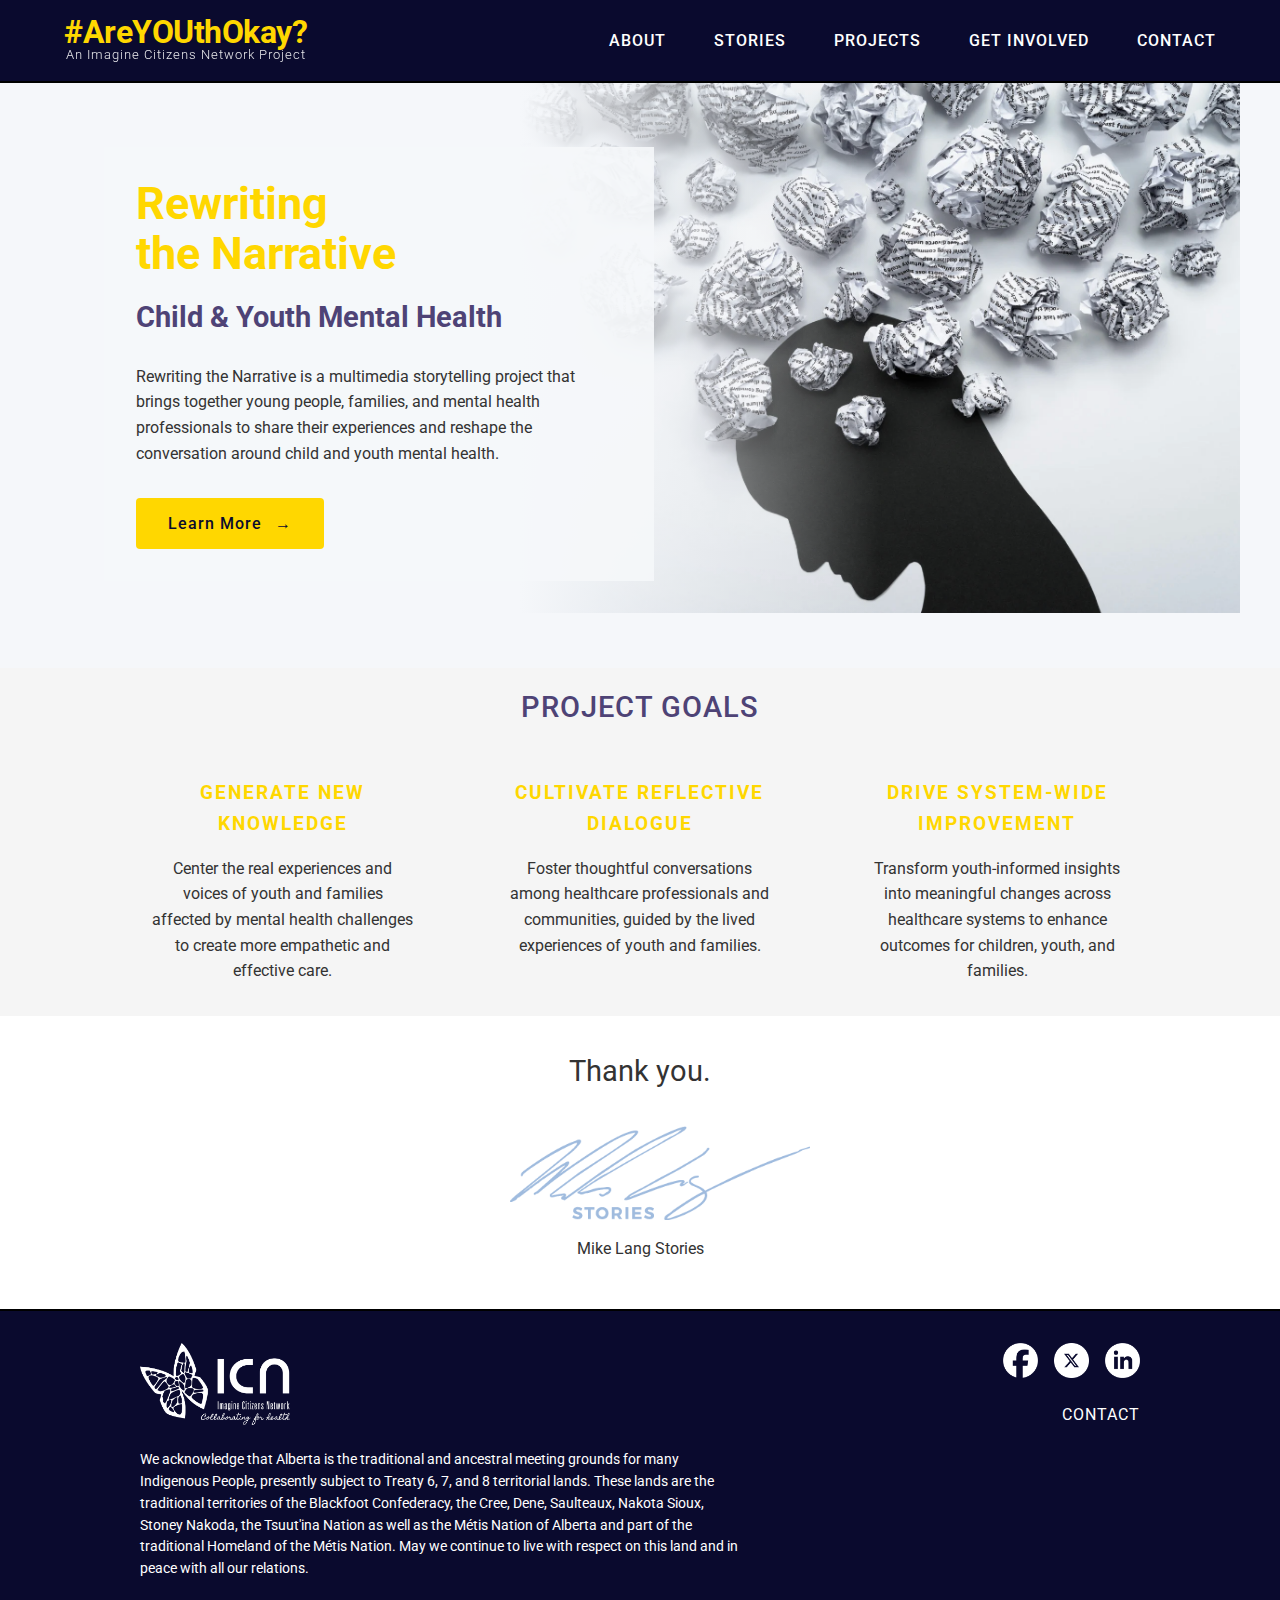
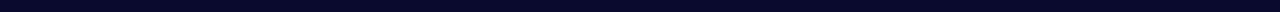
<file: index.html>
<!DOCTYPE html>
<html lang="en">
<head>
    <meta charset="UTF-8">
    <meta name="viewport" content="width=device-width, initial-scale=1.0">
    <title>#AreYOUthOkay? - Child & Youth Mental Health</title>
    <link rel="stylesheet" href="styles.css">
</head>
<body>
    <header>
        <nav class="navbar">
            <div class="logo">
                <a href="index.html" class="logo-link">
                    <h1 class="hashtag-logo">#AreYOUthOkay?</h1>
                    <p class="logo-subtitle">An Imagine Citizens Network Project</p>
                </a>
            </div>
            <ul class="nav-links">
                <li><a href="about.html">ABOUT</a></li>
                <li><a href="stories.html">STORIES</a></li>
                <li><a href="projects.html">PROJECTS</a></li>
                <li><a href="get-involved.html">GET INVOLVED</a></li>
                <li><a href="contact.html">CONTACT</a></li>
            </ul>
        </nav>
    </header>

    <main>
        <section class="hero">
            <div class="hero-content">
                <div class="hero-text">
                    <h1>Rewriting<br>the Narrative</h1>
                    <h2>Child & Youth Mental Health</h2>
                    <p>Rewriting the Narrative is a multimedia storytelling project that brings together young people, families, and mental health professionals to share their experiences and reshape the conversation around child and youth mental health.</p>
                    <a href="about.html" class="learn-more-btn">Learn More <span class="arrow">→</span></a>
                </div>
                <div class="hero-image-container">
                    <div class="hero-image">
                        <img src="images/mental-health-thoughts.jpg" alt="Silhouette with colorful paper thoughts">
                    </div>
                    <div class="hero-overlay"></div>
                </div>
            </div>
        </section>

        <section class="project-goals">
            <h2 class="section-title">Project Goals</h2>
            <div class="goals-container">
                <div class="goal-card">
                    <h3>GENERATE NEW KNOWLEDGE</h3>
                    <p>Center the real experiences and voices of youth and families affected by mental health challenges to create more empathetic and effective care.</p>
                </div>

                <div class="goal-card">
                    <h3>CULTIVATE REFLECTIVE DIALOGUE</h3>
                    <p>Foster thoughtful conversations among healthcare professionals and communities, guided by the lived experiences of youth and families.</p>
                </div>

                <div class="goal-card">
                    <h3>DRIVE SYSTEM-WIDE IMPROVEMENT</h3>
                    <p>Transform youth-informed insights into meaningful changes across healthcare systems to enhance outcomes for children, youth, and families.</p>
                </div>
            </div>
        </section>

        <section class="thank-you">
            <h2 class="thank-you-title">Thank you.</h2>
            <div class="stories-logo">
                <img src="images/stories-logo-blue.jpg" alt="STORIES" class="stories-image">
                <p class="stories-credit">Mike Lang Stories</p>
            </div>
        </section>
    </main>

    <footer class="site-footer">
        <div class="footer-content">
            <div class="footer-left">
                <div class="icn-logo">
                    <img src="images/icn-logo.png" alt="Imagine Citizens Network Logo">
                </div>
                <div class="land-acknowledgment">
                    <p>We acknowledge that Alberta is the traditional and ancestral meeting grounds for many Indigenous People, presently subject to Treaty 6, 7, and 8 territorial lands. These lands are the traditional territories of the Blackfoot Confederacy, the Cree, Dene, Saulteaux, Nakota Sioux, Stoney Nakoda, the Tsuut'ina Nation as well as the Métis Nation of Alberta and part of the traditional Homeland of the Métis Nation. May we continue to live with respect on this land and in peace with all our relations.</p>
                </div>
            </div>
            <div class="footer-right">
                <div class="social-links">
                    <a href="https://www.facebook.com/imaginecitizens/" class="social-link" target="_blank" rel="noopener noreferrer">
                        <img src="images/facebook-icon.png" alt="Facebook">
                    </a>
                    <a href="https://x.com/imaginecitizens" class="social-link" target="_blank" rel="noopener noreferrer">
                        <img src="images/twitter-icon.png" alt="Twitter">
                    </a>
                    <a href="https://www.linkedin.com/company/imagine-citizens-network/about/" class="social-link" target="_blank" rel="noopener noreferrer">
                        <img src="images/linkedin-icon.png" alt="LinkedIn">
                    </a>
                </div>
                <nav class="footer-nav">
                    <a href="#">CONTACT</a>
                </nav>
            </div>
        </div>
    </footer>
</body>
</html>
</file>
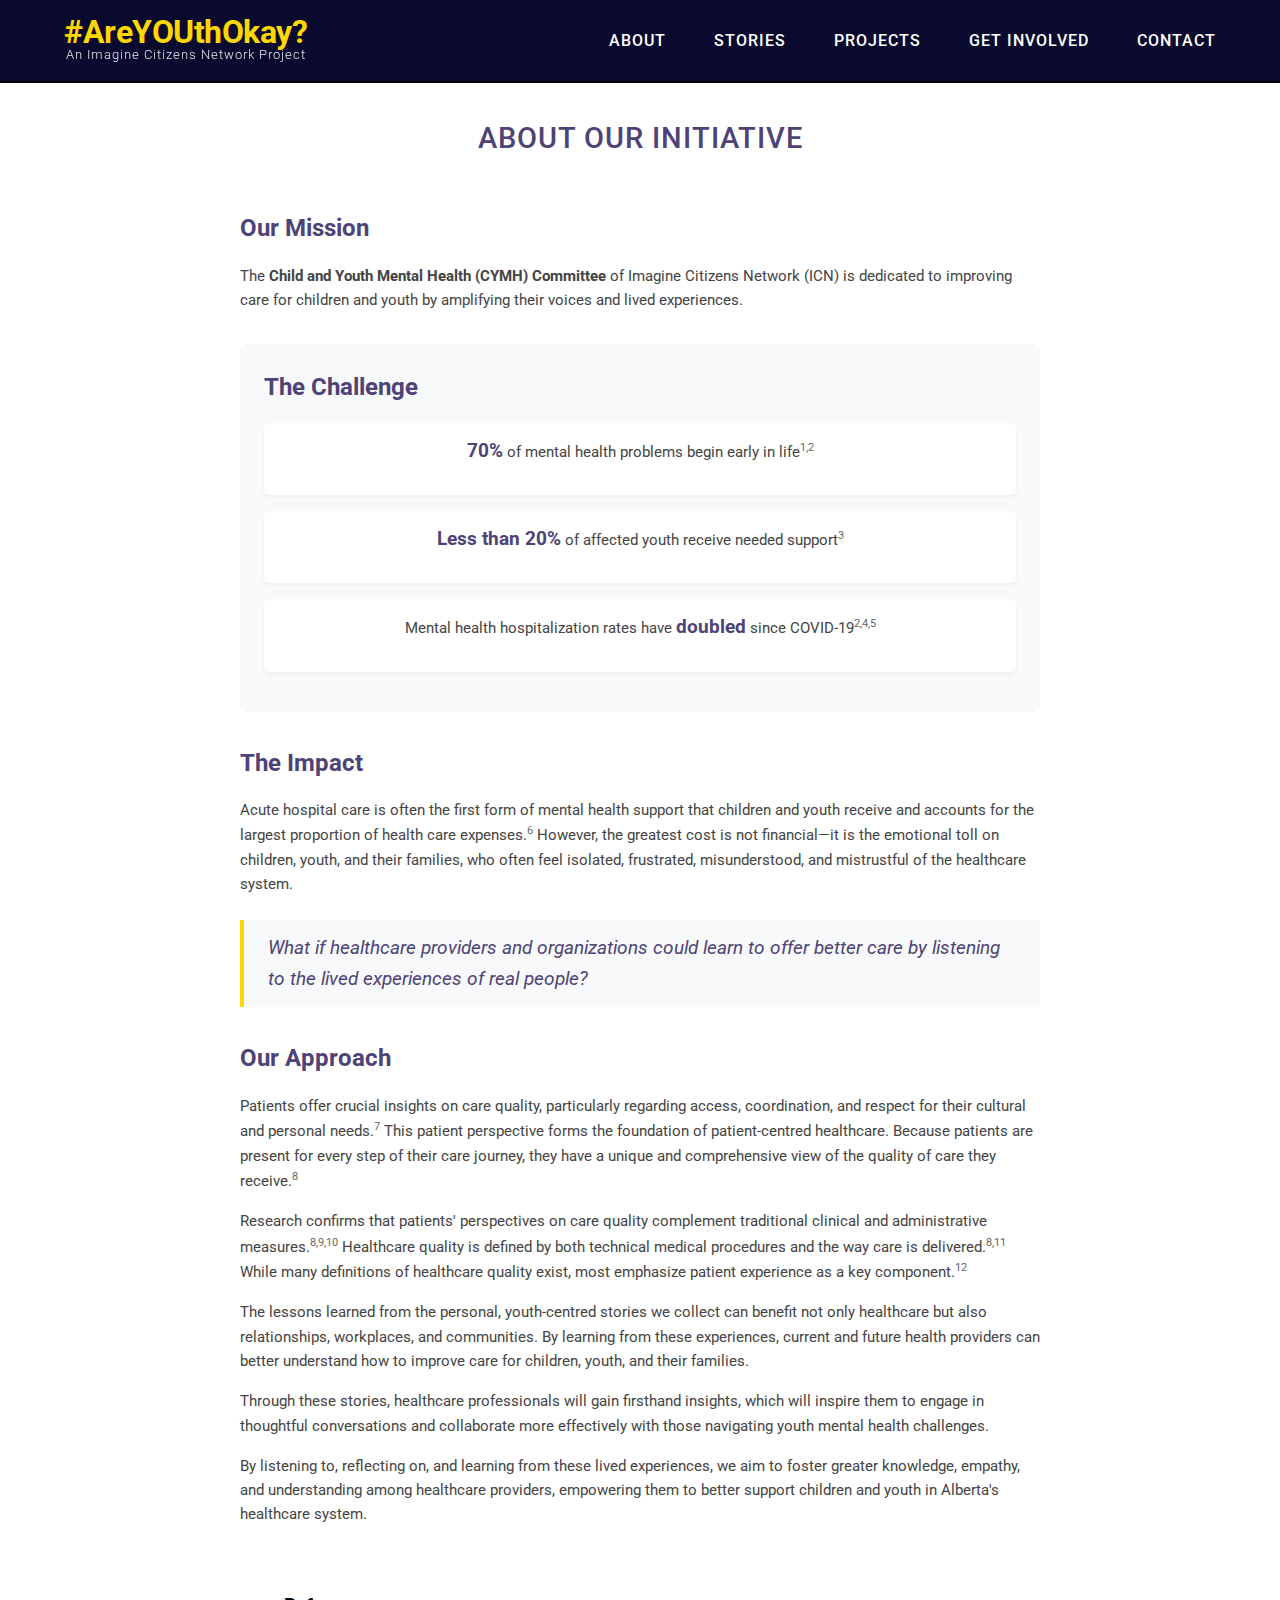
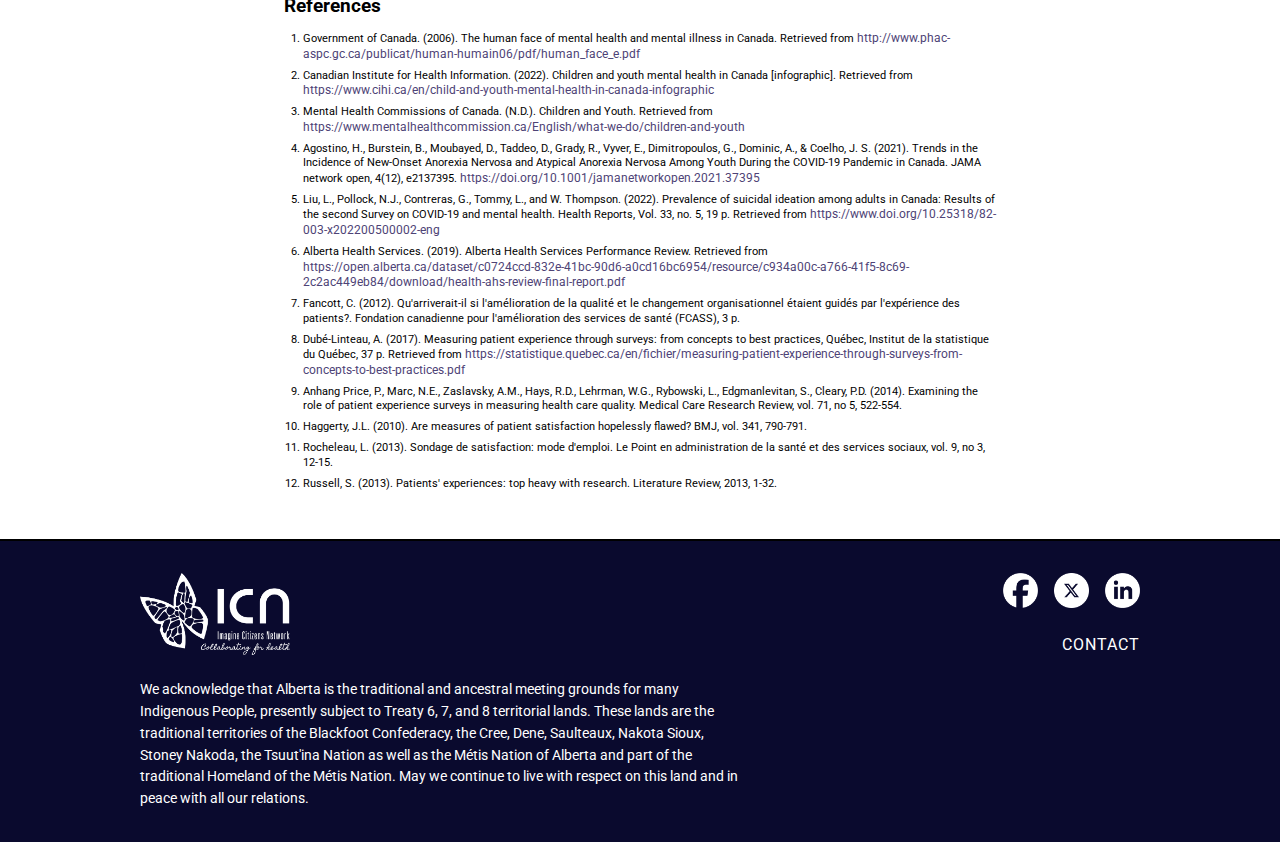
<file: about.html>
<!DOCTYPE html>
<html lang="en">
<head>
    <meta charset="UTF-8">
    <meta name="viewport" content="width=device-width, initial-scale=1.0">
    <title>About - #AreYOUthOkay?</title>
    <link rel="stylesheet" href="styles.css">
</head>
<body>
    <header>
        <nav class="navbar">
            <div class="logo">
                <a href="index.html" class="logo-link">
                    <h1 class="hashtag-logo">#AreYOUthOkay?</h1>
                    <p class="logo-subtitle">An Imagine Citizens Network Project</p>
                </a>
            </div>
            <ul class="nav-links">
                <li><a href="about.html" class="active">ABOUT</a></li>
                <li><a href="stories.html">STORIES</a></li>
                <li><a href="projects.html">PROJECTS</a></li>
                <li><a href="get-involved.html">GET INVOLVED</a></li>
                <li><a href="contact.html">CONTACT</a></li>
            </ul>
        </nav>
    </header>

    <main class="about-page">
        <h1 class="section-title">About Our Initiative</h1>

        <div class="about-content">
            <section class="mission-section">
                <h2>Our Mission</h2>
                <p>The <strong>Child and Youth Mental Health (CYMH) Committee</strong> of Imagine Citizens Network (ICN) is dedicated to improving care for children and youth by amplifying their voices and lived experiences.</p>
            </section>

            <section class="challenge-section">
                <h2>The Challenge</h2>
                <div class="key-stat">
                    <p><strong>70%</strong> of mental health problems begin early in life<sup>1,2</sup></p>
                </div>
                <div class="key-stat">
                    <p><strong>Less than 20%</strong> of affected youth receive needed support<sup>3</sup></p>
                </div>
                <div class="key-stat">
                    <p>Mental health hospitalization rates have <strong>doubled</strong> since COVID-19<sup>2,4,5</sup></p>
                </div>
            </section>

            <section class="impact-section">
                <h2>The Impact</h2>
                <p>Acute hospital care is often the first form of mental health support that children and youth receive and accounts for the largest proportion of health care expenses.<sup>6</sup> However, the greatest cost is not financial—it is the emotional toll on children, youth, and their families, who often feel isolated, frustrated, misunderstood, and mistrustful of the healthcare system.</p>
                
                <blockquote class="vision-quote">
                    What if healthcare providers and organizations could learn to offer better care by listening to the lived experiences of real people?
                </blockquote>
            </section>

            <section class="approach-section">
                <h2>Our Approach</h2>
                <p>Patients offer crucial insights on care quality, particularly regarding access, coordination, and respect for their cultural and personal needs.<sup>7</sup> This patient perspective forms the foundation of patient-centred healthcare. Because patients are present for every step of their care journey, they have a unique and comprehensive view of the quality of care they receive.<sup>8</sup></p>
                
                <p>Research confirms that patients' perspectives on care quality complement traditional clinical and administrative measures.<sup>8,9,10</sup> Healthcare quality is defined by both technical medical procedures and the way care is delivered.<sup>8,11</sup> While many definitions of healthcare quality exist, most emphasize patient experience as a key component.<sup>12</sup></p>
                
                <p>The lessons learned from the personal, youth-centred stories we collect can benefit not only healthcare but also relationships, workplaces, and communities. By learning from these experiences, current and future health providers can better understand how to improve care for children, youth, and their families.</p>
                
                <p>Through these stories, healthcare professionals will gain firsthand insights, which will inspire them to engage in thoughtful conversations and collaborate more effectively with those navigating youth mental health challenges.</p>
                
                <p>By listening to, reflecting on, and learning from these lived experiences, we aim to foster greater knowledge, empathy, and understanding among healthcare providers, empowering them to better support children and youth in Alberta's healthcare system.</p>
            </section>
        </div>

        <section class="references">
            <h2>References</h2>
            <ol>
                <li>Government of Canada. (2006). The human face of mental health and mental illness in Canada. Retrieved from <a href="http://www.phac-aspc.gc.ca/publicat/human-humain06/pdf/human_face_e.pdf">http://www.phac-aspc.gc.ca/publicat/human-humain06/pdf/human_face_e.pdf</a></li>
                
                <li>Canadian Institute for Health Information. (2022). Children and youth mental health in Canada [infographic]. Retrieved from <a href="https://www.cihi.ca/en/child-and-youth-mental-health-in-canada-infographic">https://www.cihi.ca/en/child-and-youth-mental-health-in-canada-infographic</a></li>
                
                <li>Mental Health Commissions of Canada. (N.D.). Children and Youth. Retrieved from <a href="https://www.mentalhealthcommission.ca/English/what-we-do/children-and-youth">https://www.mentalhealthcommission.ca/English/what-we-do/children-and-youth</a></li>
                
                <li>Agostino, H., Burstein, B., Moubayed, D., Taddeo, D., Grady, R., Vyver, E., Dimitropoulos, G., Dominic, A., & Coelho, J. S. (2021). Trends in the Incidence of New-Onset Anorexia Nervosa and Atypical Anorexia Nervosa Among Youth During the COVID-19 Pandemic in Canada. JAMA network open, 4(12), e2137395. <a href="https://doi.org/10.1001/jamanetworkopen.2021.37395">https://doi.org/10.1001/jamanetworkopen.2021.37395</a></li>
                
                <li>Liu, L., Pollock, N.J., Contreras, G., Tommy, L., and W. Thompson. (2022). Prevalence of suicidal ideation among adults in Canada: Results of the second Survey on COVID-19 and mental health. Health Reports, Vol. 33, no. 5, 19 p. Retrieved from <a href="https://www.doi.org/10.25318/82-003-x202200500002-eng">https://www.doi.org/10.25318/82-003-x202200500002-eng</a></li>
                
                <li>Alberta Health Services. (2019). Alberta Health Services Performance Review. Retrieved from <a href="https://open.alberta.ca/dataset/c0724ccd-832e-41bc-90d6-a0cd16bc6954/resource/c934a00c-a766-41f5-8c69-2c2ac449eb84/download/health-ahs-review-final-report.pdf">https://open.alberta.ca/dataset/c0724ccd-832e-41bc-90d6-a0cd16bc6954/resource/c934a00c-a766-41f5-8c69-2c2ac449eb84/download/health-ahs-review-final-report.pdf</a></li>
                
                <li>Fancott, C. (2012). Qu'arriverait-il si l'amélioration de la qualité et le changement organisationnel étaient guidés par l'expérience des patients?. Fondation canadienne pour l'amélioration des services de santé (FCASS), 3 p.</li>
                
                <li>Dubé-Linteau, A. (2017). Measuring patient experience through surveys: from concepts to best practices, Québec, Institut de la statistique du Québec, 37 p. Retrieved from <a href="https://statistique.quebec.ca/en/fichier/measuring-patient-experience-through-surveys-from-concepts-to-best-practices.pdf">https://statistique.quebec.ca/en/fichier/measuring-patient-experience-through-surveys-from-concepts-to-best-practices.pdf</a></li>
                
                <li>Anhang Price, P., Marc, N.E., Zaslavsky, A.M., Hays, R.D., Lehrman, W.G., Rybowski, L., Edgmanlevitan, S., Cleary, P.D. (2014). Examining the role of patient experience surveys in measuring health care quality. Medical Care Research Review, vol. 71, no 5, 522-554.</li>
                
                <li>Haggerty, J.L. (2010). Are measures of patient satisfaction hopelessly flawed? BMJ, vol. 341, 790-791.</li>
                
                <li>Rocheleau, L. (2013). Sondage de satisfaction: mode d'emploi. Le Point en administration de la santé et des services sociaux, vol. 9, no 3, 12-15.</li>
                
                <li>Russell, S. (2013). Patients' experiences: top heavy with research. Literature Review, 2013, 1-32.</li>
            </ol>
        </section>
    </main>

    <footer class="site-footer">
        <div class="footer-content">
            <div class="footer-left">
                <div class="icn-logo">
                    <img src="images/icn-logo.png" alt="Imagine Citizens Network Logo">
                </div>
                <div class="land-acknowledgment">
                    <p>We acknowledge that Alberta is the traditional and ancestral meeting grounds for many Indigenous People, presently subject to Treaty 6, 7, and 8 territorial lands. These lands are the traditional territories of the Blackfoot Confederacy, the Cree, Dene, Saulteaux, Nakota Sioux, Stoney Nakoda, the Tsuut'ina Nation as well as the Métis Nation of Alberta and part of the traditional Homeland of the Métis Nation. May we continue to live with respect on this land and in peace with all our relations.</p>
                </div>
            </div>
            <div class="footer-right">
                <div class="social-links">
                    <a href="https://www.facebook.com/imaginecitizens/" class="social-link" target="_blank" rel="noopener noreferrer">
                        <img src="images/facebook-icon.png" alt="Facebook">
                    </a>
                    <a href="https://x.com/imaginecitizens" class="social-link" target="_blank" rel="noopener noreferrer">
                        <img src="images/twitter-icon.png" alt="Twitter">
                    </a>
                    <a href="https://www.linkedin.com/company/imagine-citizens-network/about/" class="social-link" target="_blank" rel="noopener noreferrer">
                        <img src="images/linkedin-icon.png" alt="LinkedIn">
                    </a>
                </div>
                <nav class="footer-nav">
                    <a href="contact.html">CONTACT</a>
                </nav>
            </div>
        </div>
    </footer>
</body>
</html>
</file>
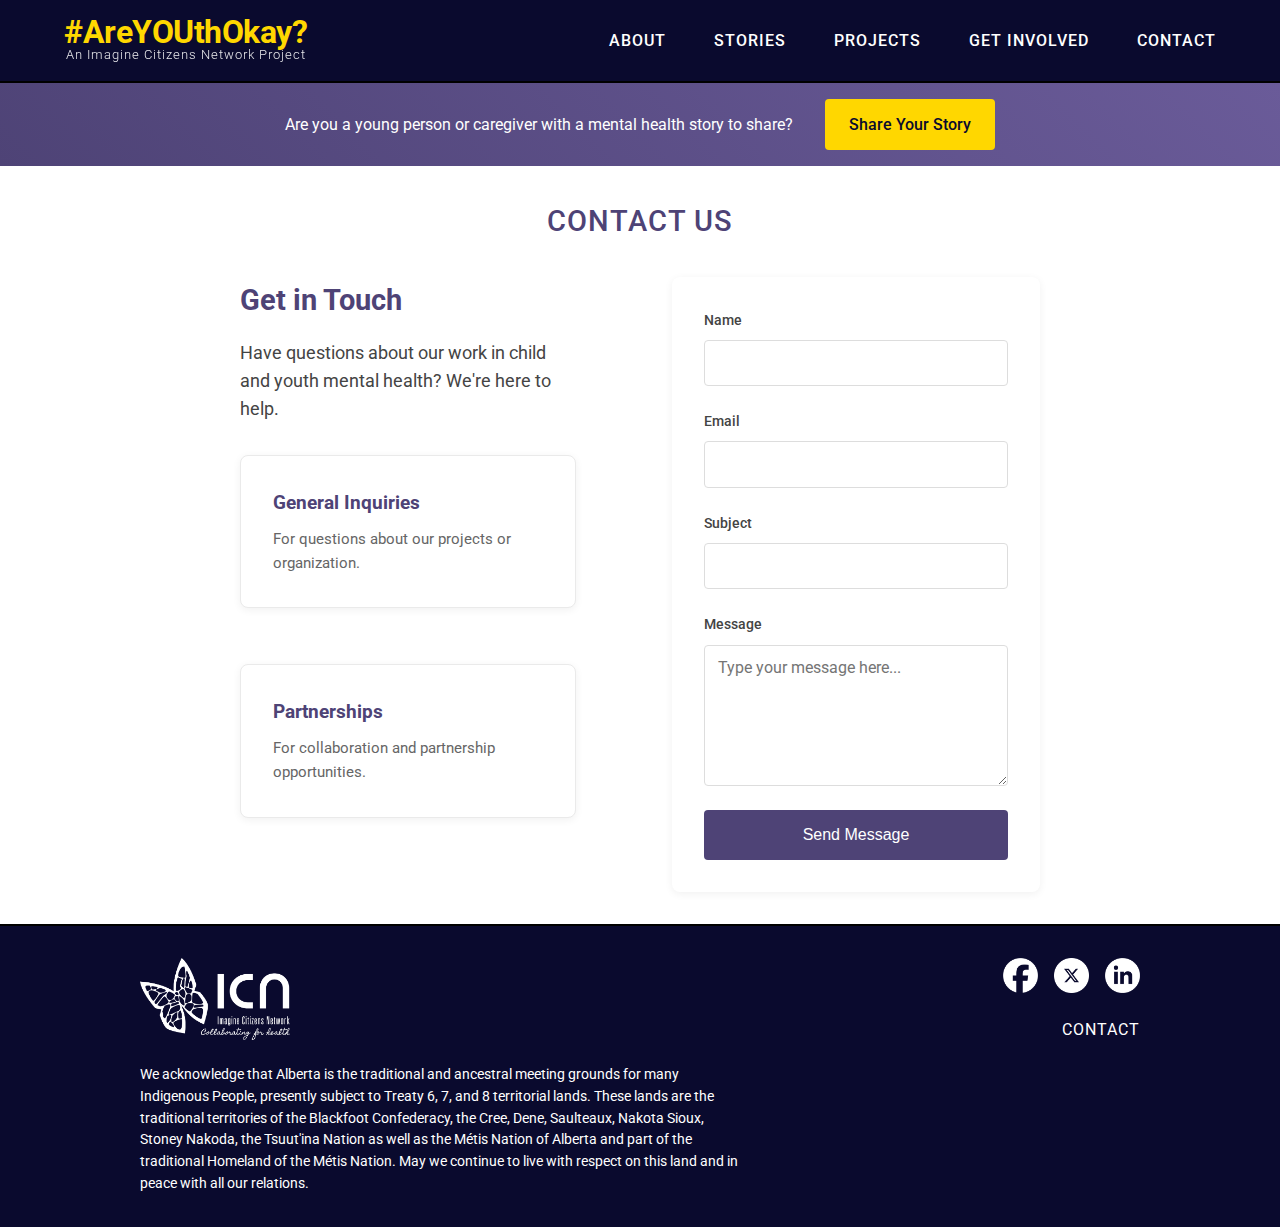
<file: contact.html>
<!DOCTYPE html>
<html lang="en">
<head>
    <meta charset="UTF-8">
    <meta name="viewport" content="width=device-width, initial-scale=1.0">
    <title>Contact - #AreYOUthOkay?</title>
    <link rel="stylesheet" href="styles.css">
</head>
<body>
    <header>
        <nav class="navbar">
            <div class="logo">
                <a href="index.html" class="logo-link">
                    <h1 class="hashtag-logo">#AreYOUthOkay?</h1>
                    <p class="logo-subtitle">An Imagine Citizens Network Project</p>
                </a>
            </div>
            <ul class="nav-links">
                <li><a href="about.html">ABOUT</a></li>
                <li><a href="stories.html">STORIES</a></li>
                <li><a href="projects.html">PROJECTS</a></li>
                <li><a href="get-involved.html">GET INVOLVED</a></li>
                <li><a href="contact.html" class="active">CONTACT</a></li>
            </ul>
        </nav>
    </header>

    <div class="cta-banner">
        <p>Are you a young person or caregiver with a mental health story to share?</p>
        <a href="get-involved.html" class="cta-button">Share Your Story</a>
    </div>

    <main class="contact-section">
        <div class="contact-content">
            <h1 class="section-title">Contact Us</h1>
            
            <div class="contact-layout">
                <div class="contact-info">
                    <h2>Get in Touch</h2>
                    <p>Have questions about our work in child and youth mental health? We're here to help.</p>
                    
                    <div class="contact-details">
                        <div class="contact-item">
                            <h3>General Inquiries</h3>
                            <p>For questions about our projects or organization.</p>
                        </div>
                        <div class="contact-item">
                            <h3>Partnerships</h3>
                            <p>For collaboration and partnership opportunities.</p>
                        </div>
                    </div>
                </div>

                <div class="contact-form-wrapper">
                    <form id="contactForm" class="contact-form" 
                        action="mailto:simron@imaginecitizens.ca" 
                        method="post" 
                        enctype="text/plain"
                    >
                        <div class="form-group">
                            <label for="name">Name</label>
                            <input type="text" id="name" name="name" required>
                        </div>

                        <div class="form-group">
                            <label for="email">Email</label>
                            <input type="email" id="email" name="email" required>
                        </div>

                        <div class="form-group">
                            <label for="subject">Subject</label>
                            <input type="text" id="subject" name="subject" required>
                        </div>

                        <div class="form-group">
                            <label for="message">Message</label>
                            <textarea id="message" name="message" rows="6" required placeholder="Type your message here..."></textarea>
                        </div>

                        <button type="submit" class="submit-btn">Send Message</button>
                    </form>
                </div>
            </div>
        </div>
    </main>

    <footer class="site-footer">
        <div class="footer-content">
            <div class="footer-left">
                <div class="icn-logo">
                    <img src="images/icn-logo.png" alt="Imagine Citizens Network Logo">
                </div>
                <div class="land-acknowledgment">
                    <p>We acknowledge that Alberta is the traditional and ancestral meeting grounds for many Indigenous People, presently subject to Treaty 6, 7, and 8 territorial lands. These lands are the traditional territories of the Blackfoot Confederacy, the Cree, Dene, Saulteaux, Nakota Sioux, Stoney Nakoda, the Tsuut'ina Nation as well as the Métis Nation of Alberta and part of the traditional Homeland of the Métis Nation. May we continue to live with respect on this land and in peace with all our relations.</p>
                </div>
            </div>
            <div class="footer-right">
                <div class="social-links">
                    <a href="https://www.facebook.com/imaginecitizens/" class="social-link" target="_blank" rel="noopener noreferrer">
                        <img src="images/facebook-icon.png" alt="Facebook">
                    </a>
                    <a href="https://x.com/imaginecitizens" class="social-link" target="_blank" rel="noopener noreferrer">
                        <img src="images/twitter-icon.png" alt="Twitter">
                    </a>
                    <a href="https://www.linkedin.com/company/imagine-citizens-network/about/" class="social-link" target="_blank" rel="noopener noreferrer">
                        <img src="images/linkedin-icon.png" alt="LinkedIn">
                    </a>
                </div>
                <nav class="footer-nav">
                    <a href="contact.html">CONTACT</a>
                </nav>
            </div>
        </div>
    </footer>

    <script>
        document.getElementById('contactForm').addEventListener('submit', function(e) {
            e.preventDefault();
            const name = document.getElementById('name').value;
            const email = document.getElementById('email').value;
            const subject = document.getElementById('subject').value;
            const message = document.getElementById('message').value;

            const emailSubject = `Contact Form: ${subject}`;
            const body = `
Name: ${name}
Email: ${email}
Subject: ${subject}
Message: ${message}`;

            window.location.href = `mailto:simron@imaginecitizens.ca?subject=${encodeURIComponent(emailSubject)}&body=${encodeURIComponent(body)}`;
            this.reset();
            return false;
        });
    </script>
</body>
</html>
</file>
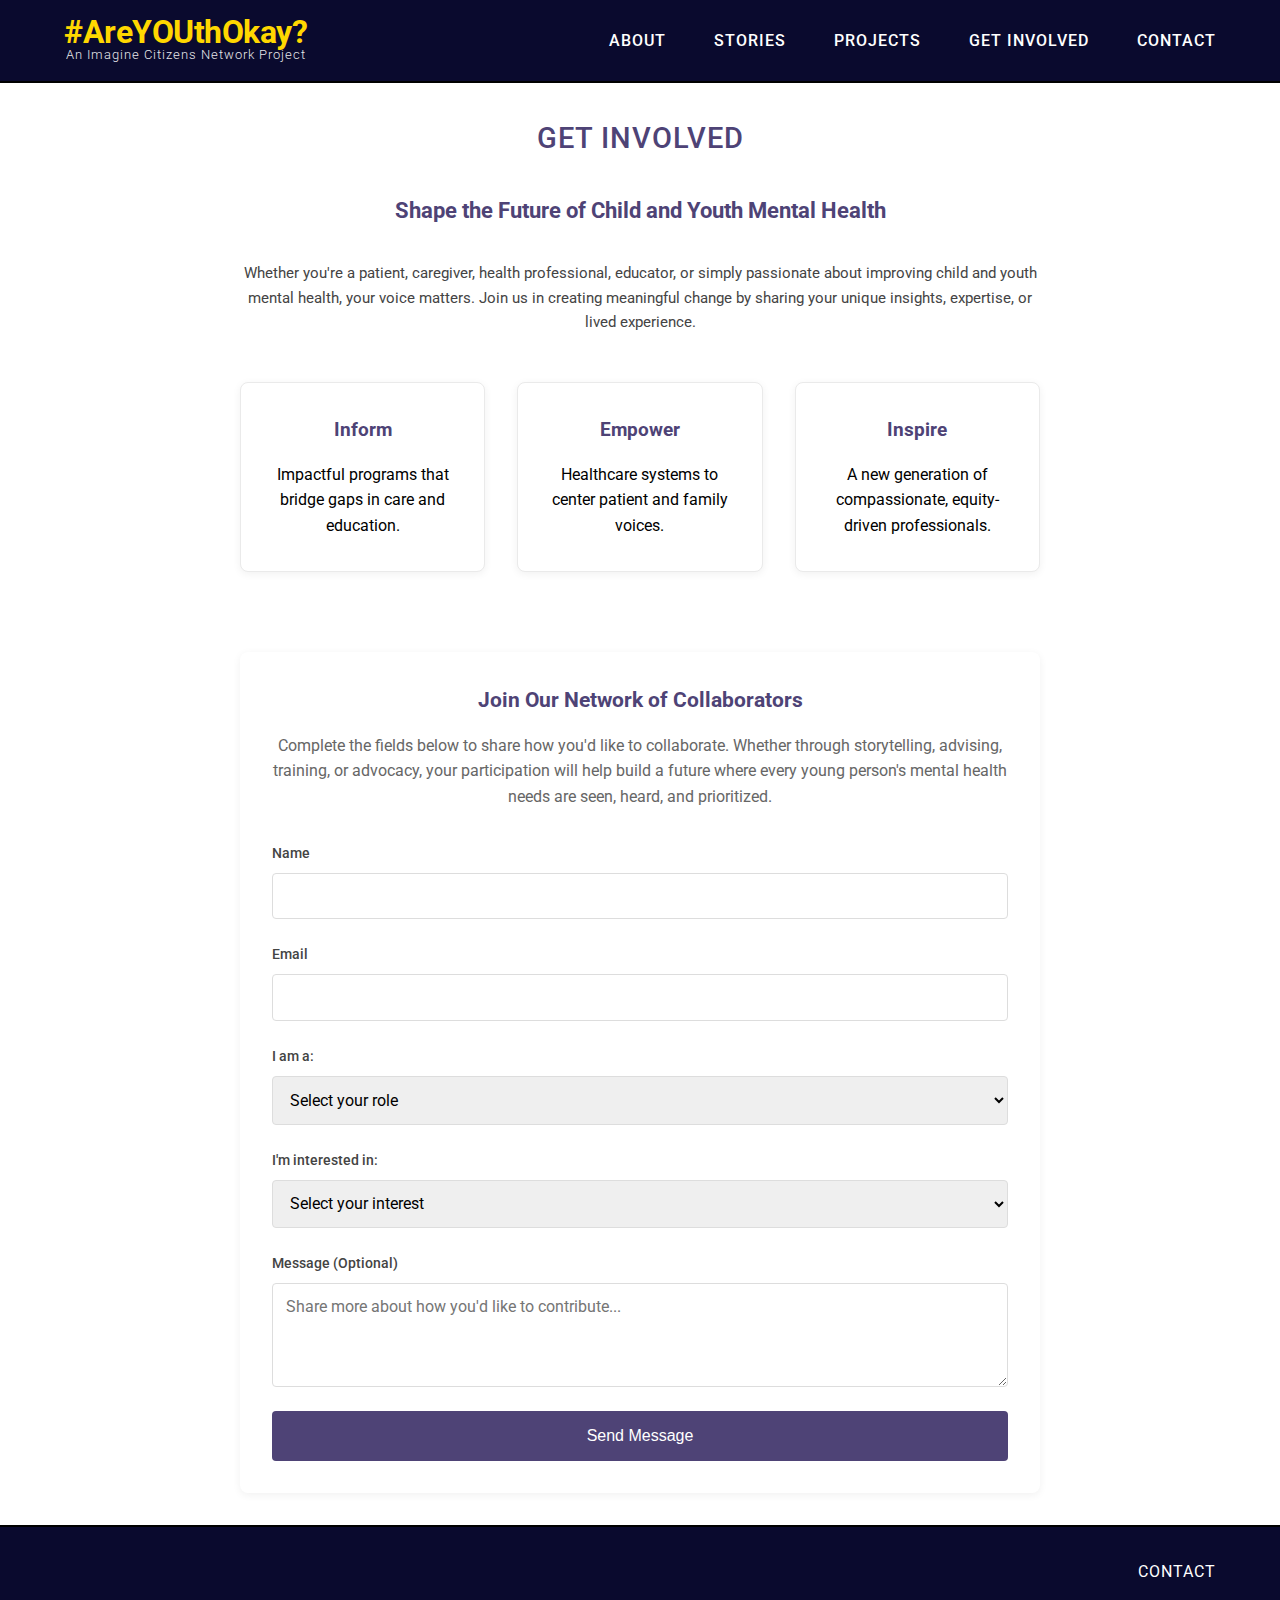
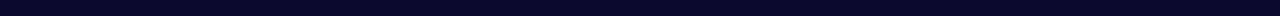
<file: get-involved.html>
<!DOCTYPE html>
<html lang="en">
<head>
    <meta charset="UTF-8">
    <meta name="viewport" content="width=device-width, initial-scale=1.0">
    <title>Get Involved - #AreYOUthOkay?</title>
    <link rel="stylesheet" href="styles.css">
</head>
<body>
    <!-- Header same as other pages -->
    <header>
        <nav class="navbar">
            <div class="logo">
                <a href="index.html" class="logo-link">
                    <h1 class="hashtag-logo">#AreYOUthOkay?</h1>
                    <p class="logo-subtitle">An Imagine Citizens Network Project</p>
                </a>
            </div>
            <ul class="nav-links">
                <li><a href="about.html">ABOUT</a></li>
                <li><a href="stories.html">STORIES</a></li>
                <li><a href="projects.html">PROJECTS</a></li>
                <li><a href="get-involved.html" class="active">GET INVOLVED</a></li>
                <li><a href="contact.html">CONTACT</a></li>
            </ul>
        </nav>
    </header>

    <main class="get-involved-section">
        <div class="get-involved-content">
            <h1 class="section-title">Get Involved</h1>
            <h2 class="section-subtitle">Shape the Future of Child and Youth Mental Health</h2>
            
            <div class="intro-text">
                <p>Whether you're a patient, caregiver, health professional, educator, or simply passionate about improving child and youth mental health, your voice matters. Join us in creating meaningful change by sharing your unique insights, expertise, or lived experience.</p>
            </div>

            <div class="benefits-grid">
                <div class="benefit-item">
                    <h3>Inform</h3>
                    <p>Impactful programs that bridge gaps in care and education.</p>
                </div>
                <div class="benefit-item">
                    <h3>Empower</h3>
                    <p>Healthcare systems to center patient and family voices.</p>
                </div>
                <div class="benefit-item">
                    <h3>Inspire</h3>
                    <p>A new generation of compassionate, equity-driven professionals.</p>
                </div>
            </div>

            <div class="contact-form-container">
                <h3>Join Our Network of Collaborators</h3>
                <p class="form-intro">Complete the fields below to share how you'd like to collaborate. Whether through storytelling, advising, training, or advocacy, your participation will help build a future where every young person's mental health needs are seen, heard, and prioritized.</p>
                
                <form id="contactForm" class="contact-form" 
                    action="mailto:simron@imaginecitizens.ca" 
                    method="post" 
                    enctype="text/plain"
                >
                    <div class="form-group">
                        <label for="name">Name</label>
                        <input type="text" id="name" name="name" required>
                    </div>

                    <div class="form-group">
                        <label for="email">Email</label>
                        <input type="email" id="email" name="email" required>
                    </div>

                    <div class="form-group">
                        <label for="role">I am a:</label>
                        <select id="role" name="role" required>
                            <option value="">Select your role</option>
                            <option value="patient">Patient with lived experience</option>
                            <option value="caregiver">Family member/Caregiver</option>
                            <option value="healthcare">Healthcare professional</option>
                            <option value="educator">Educator</option>
                            <option value="advocate">Mental health advocate</option>
                            <option value="other">Other</option>
                        </select>
                    </div>

                    <div class="form-group">
                        <label for="interest">I'm interested in:</label>
                        <select id="interest" name="interest" required>
                            <option value="">Select your interest</option>
                            <option value="storytelling">Sharing my story</option>
                            <option value="advisory">Advisory role</option>
                            <option value="training">Training/Education</option>
                            <option value="advocacy">Advocacy work</option>
                            <option value="other">Other</option>
                        </select>
                    </div>

                    <div class="form-group">
                        <label for="message">Message (Optional)</label>
                        <textarea id="message" name="message" rows="4" placeholder="Share more about how you'd like to contribute..."></textarea>
                    </div>

                    <button type="submit" class="submit-btn">Send Message</button>
                </form>
            </div>
        </div>
    </main>

    <!-- Footer same as other pages -->
    <footer class="site-footer">
        <nav class="footer-nav">
            <a href="contact.html">CONTACT</a>
        </nav>
    </footer>

    <script>
        document.getElementById('contactForm').addEventListener('submit', function(e) {
            const name = document.getElementById('name').value;
            const email = document.getElementById('email').value;
            const role = document.getElementById('role').value;
            const interest = document.getElementById('interest').value;
            const message = document.getElementById('message').value;

            const subject = 'New Get Involved Submission';
            const body = `
Name: ${name}
Email: ${email}
Role: ${role}
Interest: ${interest}
Message: ${message}`;

            window.location.href = `mailto:simron@imaginecitizens.ca?subject=${encodeURIComponent(subject)}&body=${encodeURIComponent(body)}`;
            this.reset();
            return false;
        });
    </script>
</body>
</html>
</file>
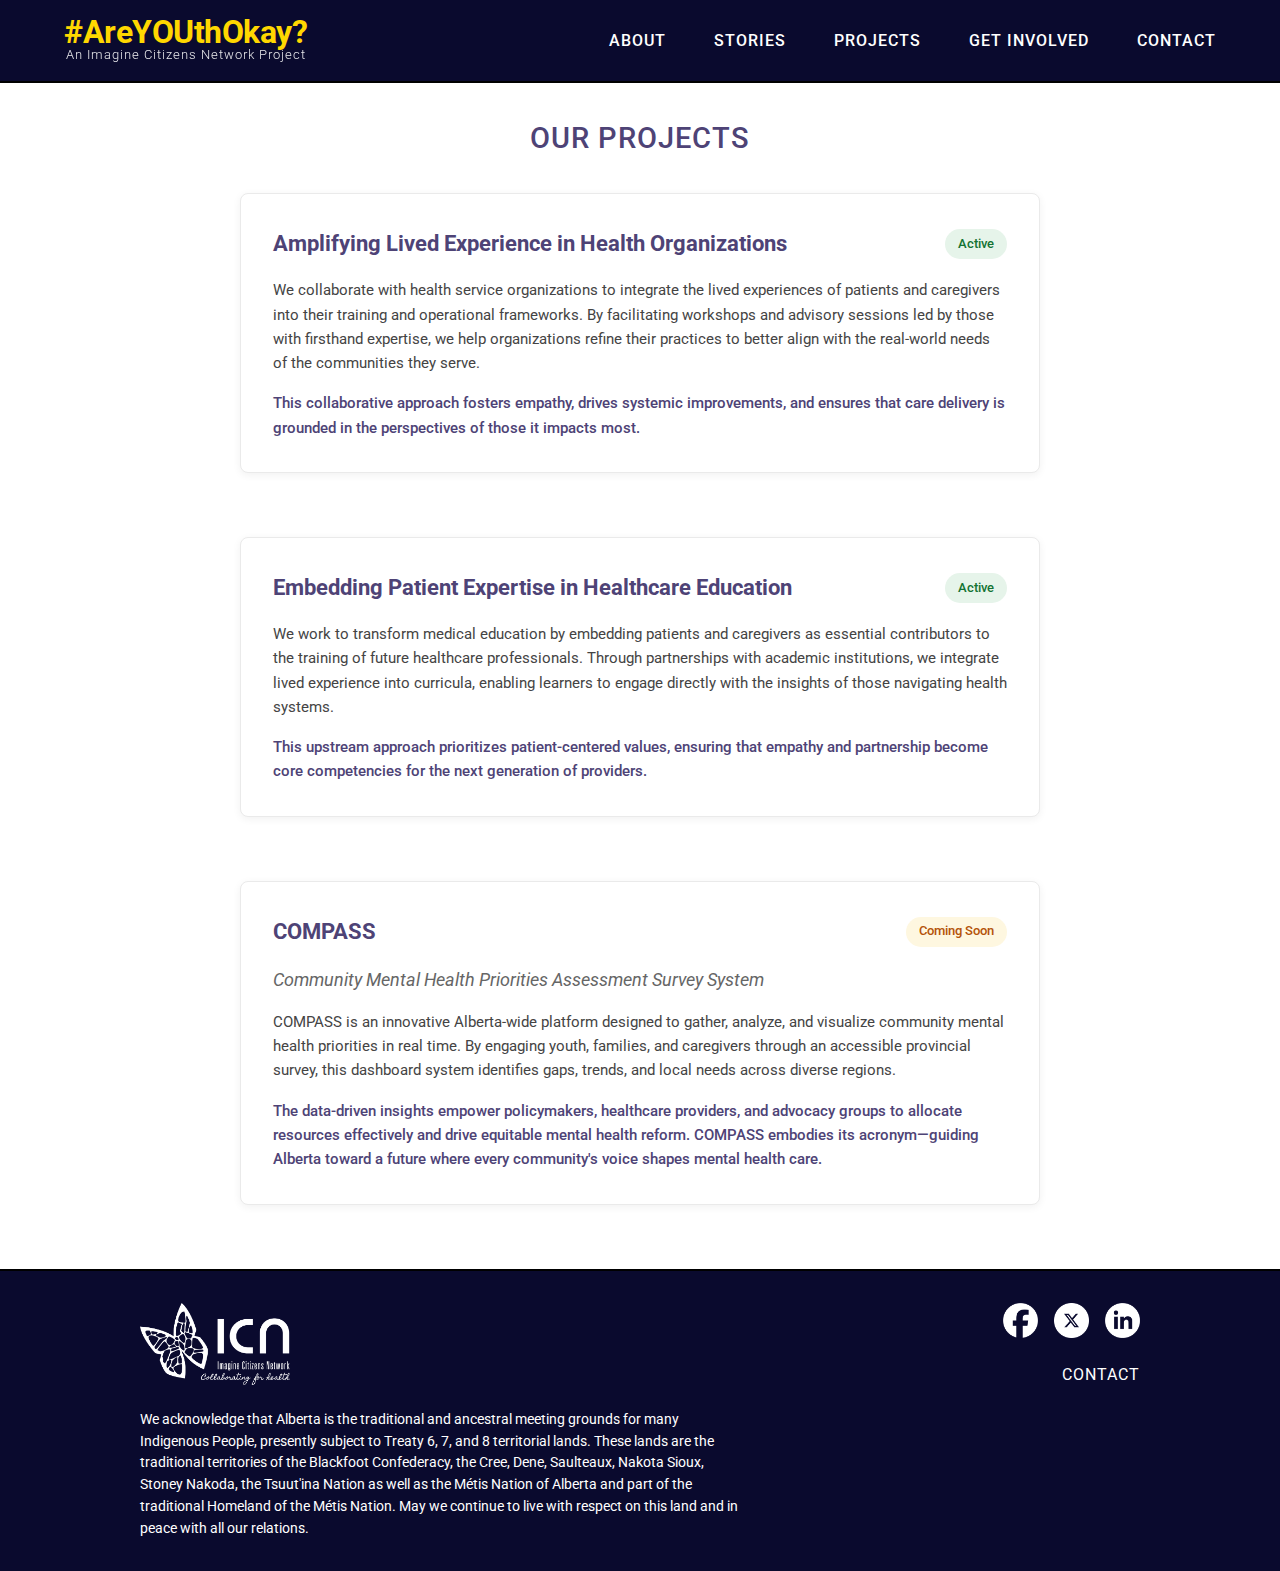
<file: projects.html>
<!DOCTYPE html>
<html lang="en">
<head>
    <meta charset="UTF-8">
    <meta name="viewport" content="width=device-width, initial-scale=1.0">
    <title>Projects - #AreYOUthOkay?</title>
    <link rel="stylesheet" href="styles.css">
</head>
<body>
    <header>
        <nav class="navbar">
            <div class="logo">
                <a href="index.html" class="logo-link">
                    <h1 class="hashtag-logo">#AreYOUthOkay?</h1>
                    <p class="logo-subtitle">An Imagine Citizens Network Project</p>
                </a>
            </div>
            <ul class="nav-links">
                <li><a href="about.html">ABOUT</a></li>
                <li><a href="stories.html">STORIES</a></li>
                <li><a href="projects.html" class="active">PROJECTS</a></li>
                <li><a href="get-involved.html">GET INVOLVED</a></li>
                <li><a href="contact.html">CONTACT</a></li>
            </ul>
        </nav>
    </header>

    <section class="projects-section">
        <h1 class="section-title">Our Projects</h1>
        
        <div class="project-cards">
            <!-- Project 1 -->
            <div class="project-card">
                <div class="project-header">
                    <h2>Amplifying Lived Experience in Health Organizations</h2>
                    <span class="status-tag active">Active</span>
                </div>
                <p class="project-description">
                    We collaborate with health service organizations to integrate the lived experiences of patients and caregivers into their training and operational frameworks. By facilitating workshops and advisory sessions led by those with firsthand expertise, we help organizations refine their practices to better align with the real-world needs of the communities they serve.
                </p>
                <p class="project-impact">
                    This collaborative approach fosters empathy, drives systemic improvements, and ensures that care delivery is grounded in the perspectives of those it impacts most.
                </p>
            </div>

            <!-- Project 2 -->
            <div class="project-card">
                <div class="project-header">
                    <h2>Embedding Patient Expertise in Healthcare Education</h2>
                    <span class="status-tag active">Active</span>
                </div>
                <p class="project-description">
                    We work to transform medical education by embedding patients and caregivers as essential contributors to the training of future healthcare professionals. Through partnerships with academic institutions, we integrate lived experience into curricula, enabling learners to engage directly with the insights of those navigating health systems.
                </p>
                <p class="project-impact">
                    This upstream approach prioritizes patient-centered values, ensuring that empathy and partnership become core competencies for the next generation of providers.
                </p>
            </div>

            <!-- Project 3 -->
            <div class="project-card">
                <div class="project-header">
                    <h2>COMPASS</h2>
                    <span class="status-tag coming-soon">Coming Soon</span>
                </div>
                <h3 class="project-subtitle">Community Mental Health Priorities Assessment Survey System</h3>
                <p class="project-description">
                    COMPASS is an innovative Alberta-wide platform designed to gather, analyze, and visualize community mental health priorities in real time. By engaging youth, families, and caregivers through an accessible provincial survey, this dashboard system identifies gaps, trends, and local needs across diverse regions.
                </p>
                <p class="project-impact">
                    The data-driven insights empower policymakers, healthcare providers, and advocacy groups to allocate resources effectively and drive equitable mental health reform. COMPASS embodies its acronym—guiding Alberta toward a future where every community's voice shapes mental health care.
                </p>
            </div>
        </div>
    </section>

    <footer class="site-footer">
        <div class="footer-content">
            <div class="footer-left">
                <div class="icn-logo">
                    <img src="images/icn-logo.png" alt="Imagine Citizens Network Logo">
                </div>
                <div class="land-acknowledgment">
                    <p>We acknowledge that Alberta is the traditional and ancestral meeting grounds for many Indigenous People, presently subject to Treaty 6, 7, and 8 territorial lands. These lands are the traditional territories of the Blackfoot Confederacy, the Cree, Dene, Saulteaux, Nakota Sioux, Stoney Nakoda, the Tsuut'ina Nation as well as the Métis Nation of Alberta and part of the traditional Homeland of the Métis Nation. May we continue to live with respect on this land and in peace with all our relations.</p>
                </div>
            </div>
            <div class="footer-right">
                <div class="social-links">
                    <a href="https://www.facebook.com/imaginecitizens/" class="social-link" target="_blank" rel="noopener noreferrer">
                        <img src="images/facebook-icon.png" alt="Facebook">
                    </a>
                    <a href="https://x.com/imaginecitizens" class="social-link" target="_blank" rel="noopener noreferrer">
                        <img src="images/twitter-icon.png" alt="Twitter">
                    </a>
                    <a href="https://www.linkedin.com/company/imagine-citizens-network/about/" class="social-link" target="_blank" rel="noopener noreferrer">
                        <img src="images/linkedin-icon.png" alt="LinkedIn">
                    </a>
                </div>
                <nav class="footer-nav">
                    <a href="contact.html">CONTACT</a>
                </nav>
            </div>
        </div>
    </footer>
</body>
</html>
</file>
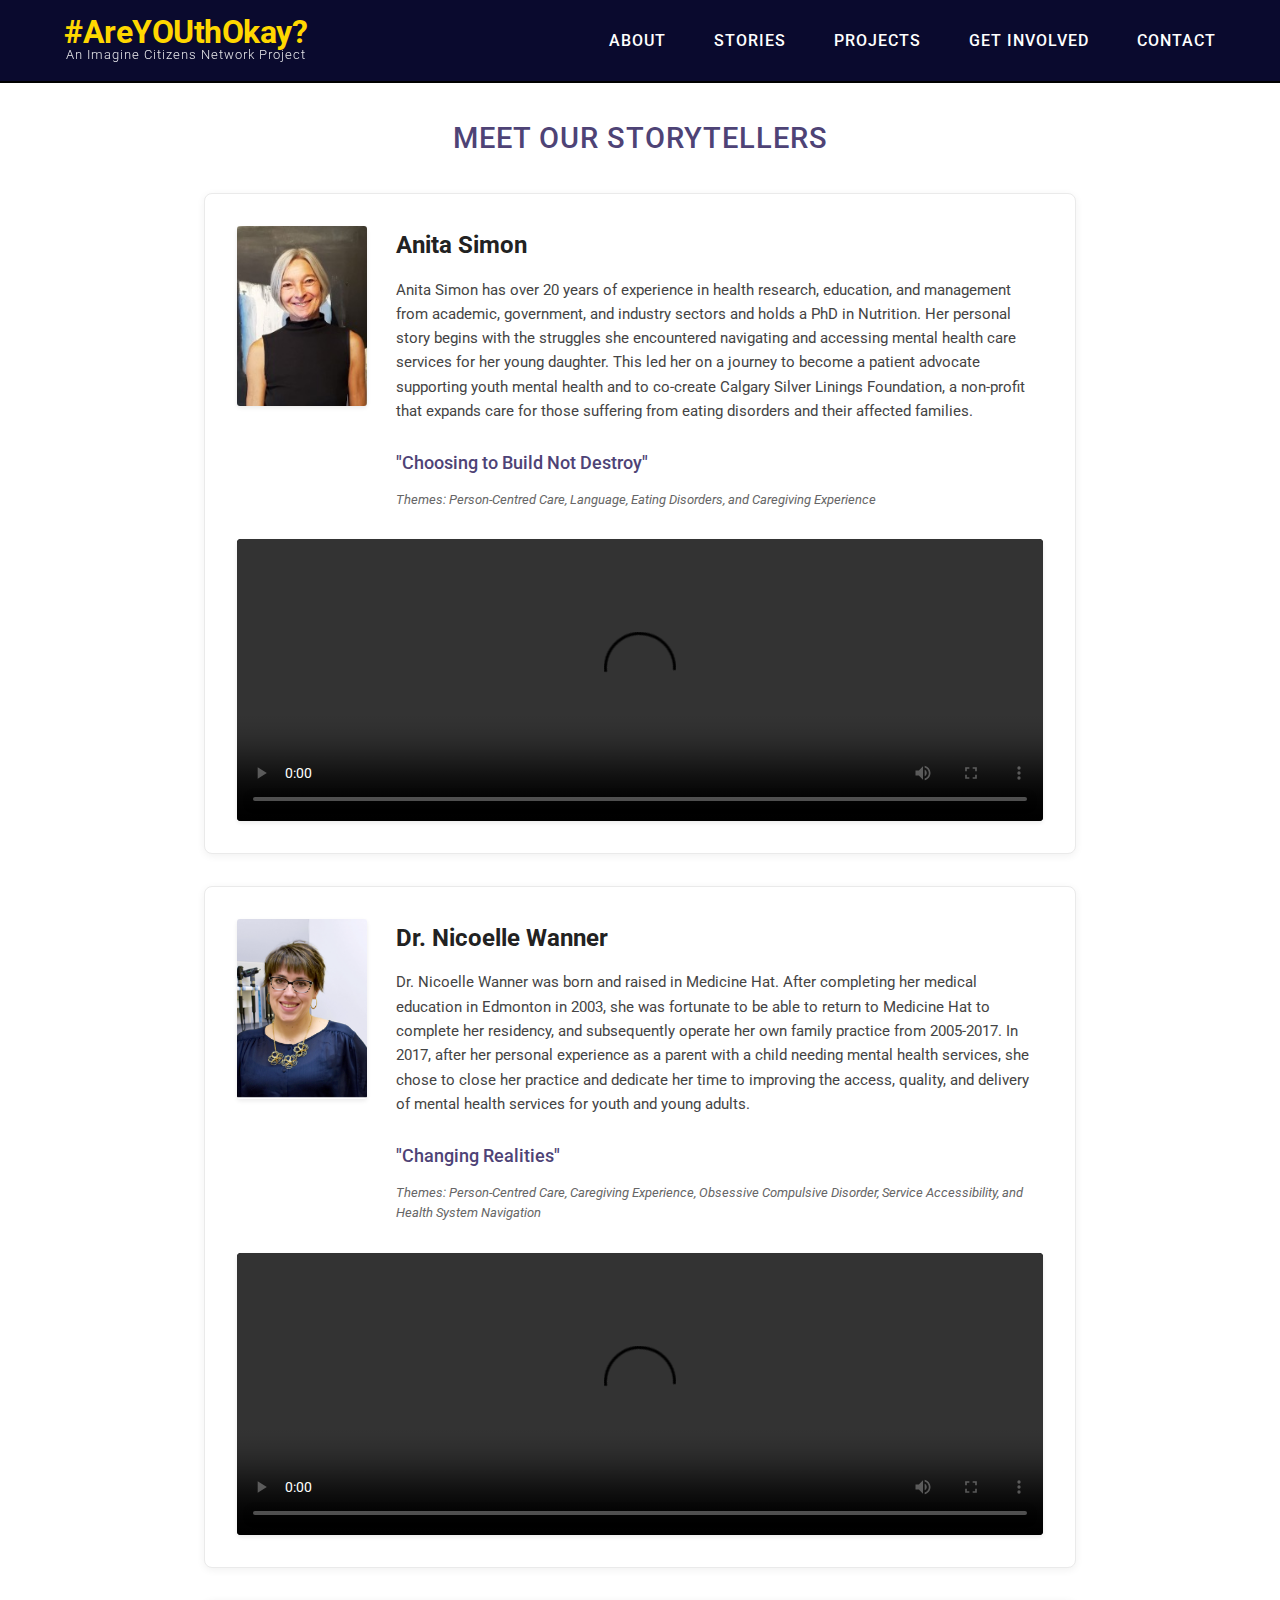
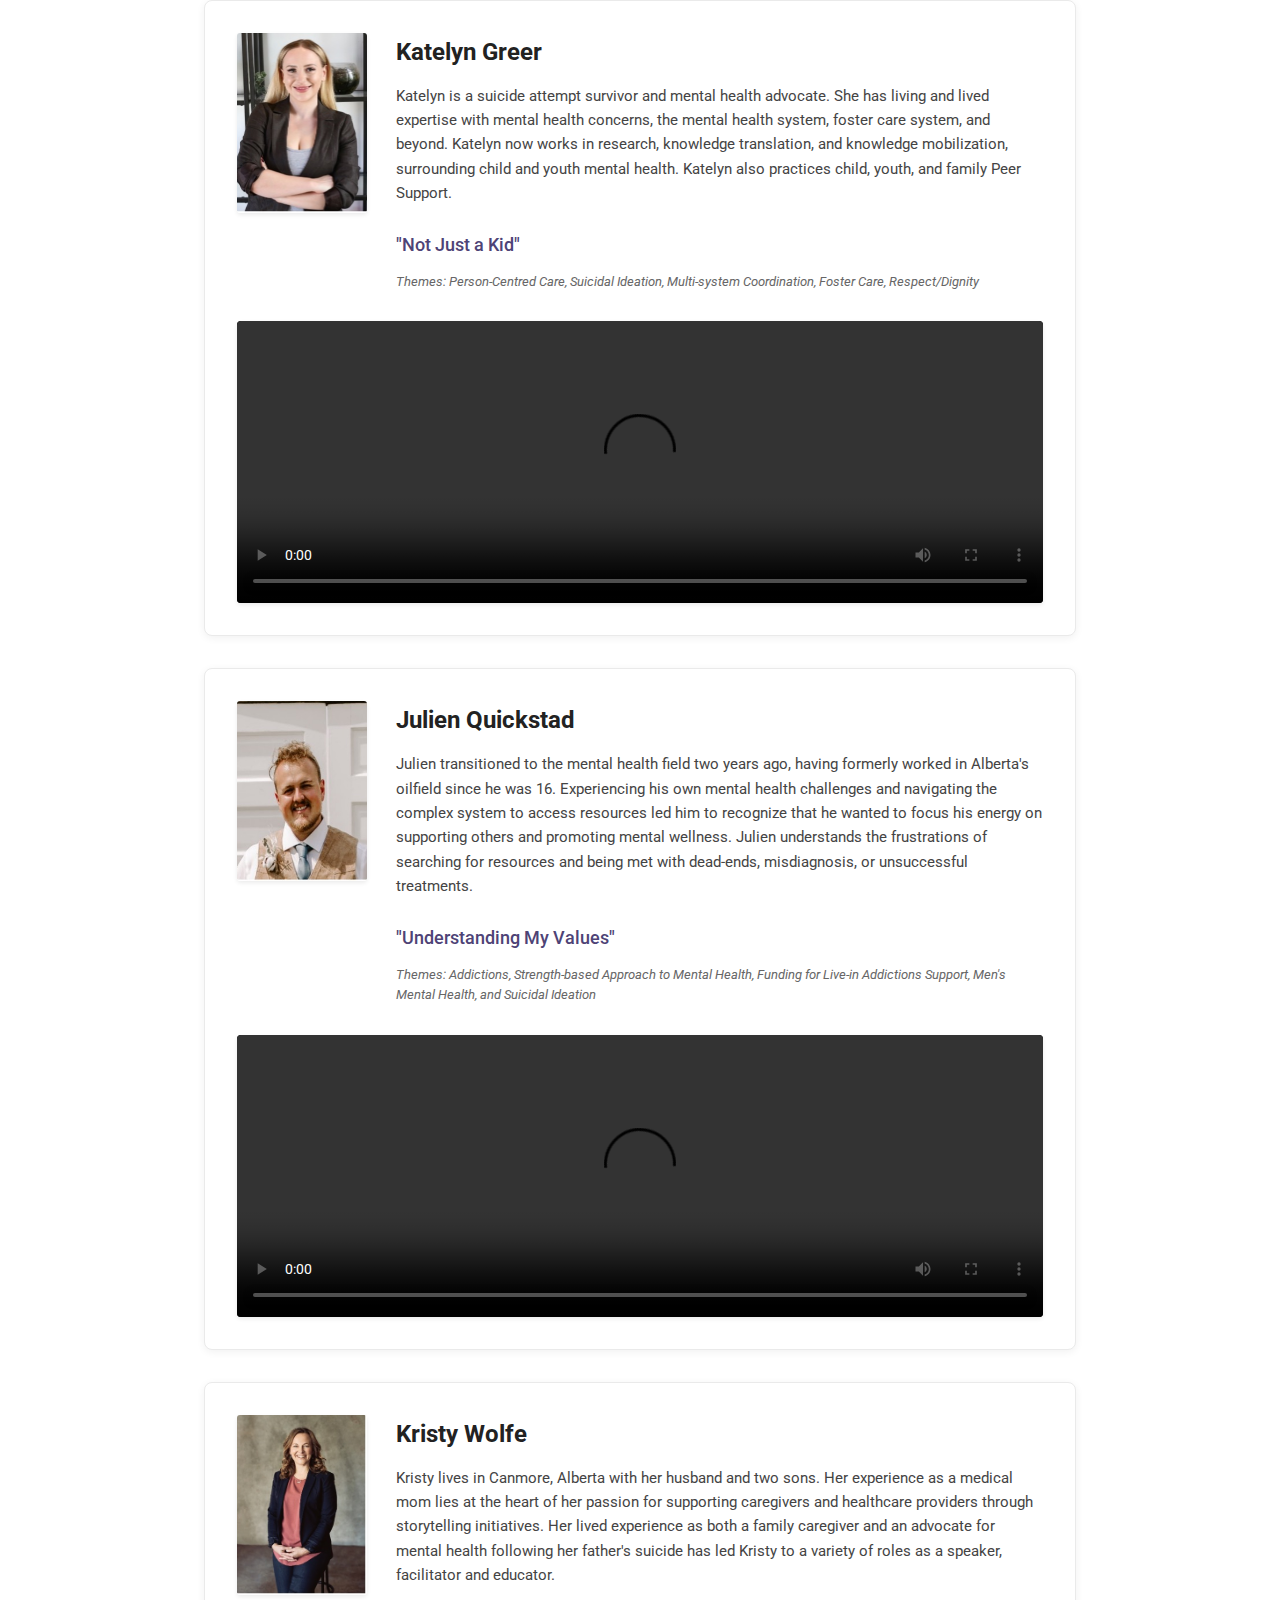
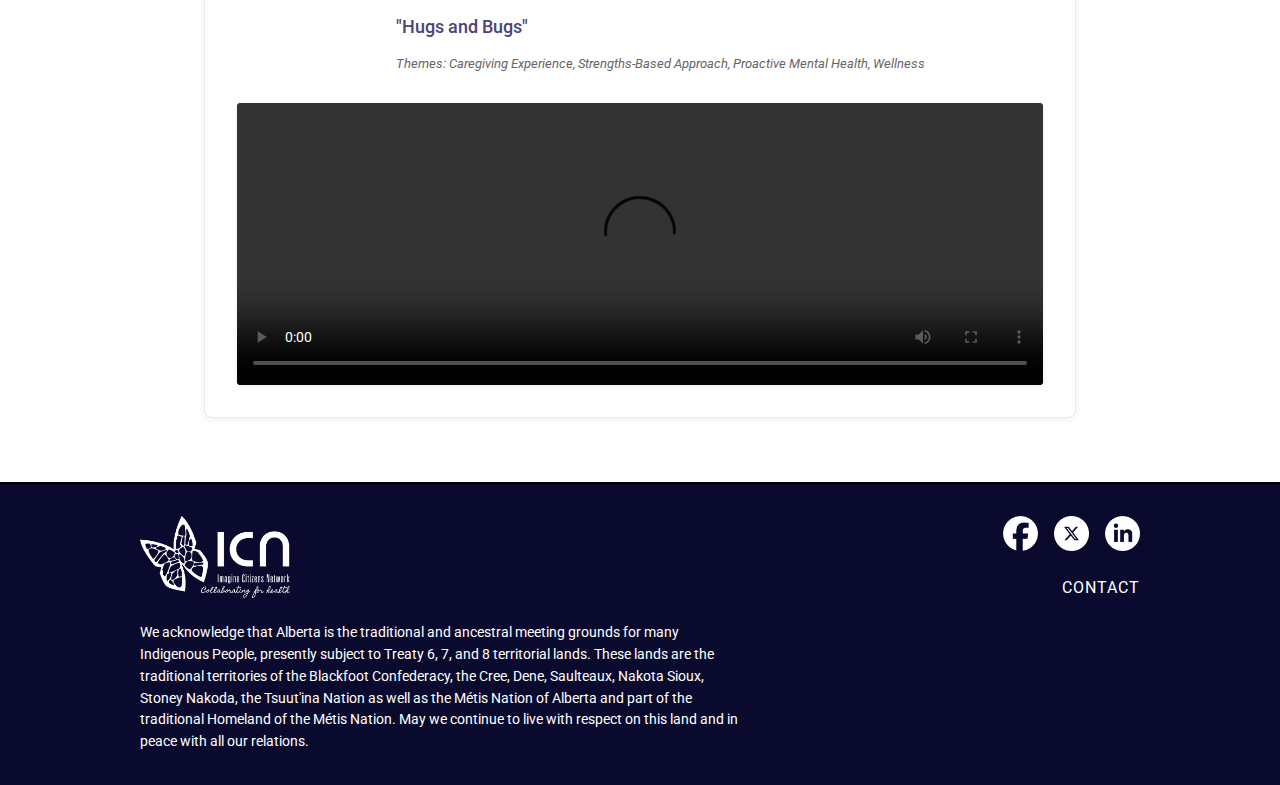
<file: stories.html>
<!DOCTYPE html>
<html lang="en">
<head>
    <meta charset="UTF-8">
    <meta name="viewport" content="width=device-width, initial-scale=1.0">
    <title>Stories - #AreYOUthOkay?</title>
    <link rel="stylesheet" href="styles.css">
</head>
<body>
    <header>
        <nav class="navbar">
            <div class="logo">
                <a href="index.html" class="logo-link">
                    <h1 class="hashtag-logo">#AreYOUthOkay?</h1>
                    <p class="logo-subtitle">An Imagine Citizens Network Project</p>
                </a>
            </div>
            <ul class="nav-links">
                <li><a href="about.html">ABOUT</a></li>
                <li><a href="stories.html" class="active">STORIES</a></li>
                <li><a href="projects.html">PROJECTS</a></li>
                <li><a href="get-involved.html">GET INVOLVED</a></li>
                <li><a href="contact.html">CONTACT</a></li>
            </ul>
        </nav>
    </header>

    <main class="storytellers-section">
        <h1 class="section-title">Meet our storytellers</h1>
        
        <!-- Anita Simon -->
        <div class="storyteller-card">
            <div class="profile-header">
                <img src="images/anita-simon.jpg" alt="Anita Simon" class="storyteller-image">
                <div class="header-text">
                    <h2 class="storyteller-name">Anita Simon</h2>
                    <p class="storyteller-bio">Anita Simon has over 20 years of experience in health research, education, and management from academic, government, and industry sectors and holds a PhD in Nutrition. Her personal story begins with the struggles she encountered navigating and accessing mental health care services for her young daughter. This led her on a journey to become a patient advocate supporting youth mental health and to co-create Calgary Silver Linings Foundation, a non-profit that expands care for those suffering from eating disorders and their affected families.</p>
                    <h3 class="story-title">"Choosing to Build Not Destroy"</h3>
                    <p class="story-themes">Themes: Person-Centred Care, Language, Eating Disorders, and Caregiving Experience</p>
                </div>
            </div>
            <div class="video-container">
                <video controls preload="metadata">
                    <source src="videos/anitas-story-final.mov" type="video/quicktime">
                    <source src="videos/anitas-story-final.mp4" type="video/mp4">
                    Your browser does not support the video tag.
                </video>
            </div>
        </div>

        <!-- Dr. Nicoelle Wanner -->
        <div class="storyteller-card">
            <div class="profile-header">
                <img src="images/nicoelle-wanner.jpg" alt="Dr. Nicoelle Wanner" class="storyteller-image">
                <div class="header-text">
                    <h2 class="storyteller-name">Dr. Nicoelle Wanner</h2>
                    <p class="storyteller-bio">Dr. Nicoelle Wanner was born and raised in Medicine Hat. After completing her medical education in Edmonton in 2003, she was fortunate to be able to return to Medicine Hat to complete her residency, and subsequently operate her own family practice from 2005-2017. In 2017, after her personal experience as a parent with a child needing mental health services, she chose to close her practice and dedicate her time to improving the access, quality, and delivery of mental health services for youth and young adults.</p>
                    <h3 class="story-title">"Changing Realities"</h3>
                    <p class="story-themes">Themes: Person-Centred Care, Caregiving Experience, Obsessive Compulsive Disorder, Service Accessibility, and Health System Navigation</p>
                </div>
            </div>
            <div class="video-container">
                <video controls preload="metadata">
                    <source src="videos/nicoelles-story-final.mp4" type="video/mp4">
                    Your browser does not support the video tag.
                </video>
            </div>
        </div>

        <!-- Katelyn Greer -->
        <div class="storyteller-card">
            <div class="profile-header">
                <img src="images/katelyn-greer.jpg" alt="Katelyn Greer" class="storyteller-image">
                <div class="header-text">
                    <h2 class="storyteller-name">Katelyn Greer</h2>
                    <p class="storyteller-bio">Katelyn is a suicide attempt survivor and mental health advocate. She has living and lived expertise with mental health concerns, the mental health system, foster care system, and beyond. Katelyn now works in research, knowledge translation, and knowledge mobilization, surrounding child and youth mental health. Katelyn also practices child, youth, and family Peer Support.</p>
                    <h3 class="story-title">"Not Just a Kid"</h3>
                    <p class="story-themes">Themes: Person-Centred Care, Suicidal Ideation, Multi-system Coordination, Foster Care, Respect/Dignity</p>
                </div>
            </div>
            <div class="video-container">
                <video controls preload="metadata">
                    <source src="videos/katelyns-story-final.mp4" type="video/mp4">
                    Your browser does not support the video tag.
                </video>
            </div>
        </div>

        <!-- Julien Quickstad -->
        <div class="storyteller-card">
            <div class="profile-header">
                <img src="images/julien-quickstad.jpg" alt="Julien Quickstad" class="storyteller-image">
                <div class="header-text">
                    <h2 class="storyteller-name">Julien Quickstad</h2>
                    <p class="storyteller-bio">Julien transitioned to the mental health field two years ago, having formerly worked in Alberta's oilfield since he was 16. Experiencing his own mental health challenges and navigating the complex system to access resources led him to recognize that he wanted to focus his energy on supporting others and promoting mental wellness. Julien understands the frustrations of searching for resources and being met with dead-ends, misdiagnosis, or unsuccessful treatments.</p>
                    <h3 class="story-title">"Understanding My Values"</h3>
                    <p class="story-themes">Themes: Addictions, Strength-based Approach to Mental Health, Funding for Live-in Addictions Support, Men's Mental Health, and Suicidal Ideation</p>
                </div>
            </div>
            <div class="video-container">
                <video controls preload="metadata">
                    <source src="videos/juliens-story-final.mp4" type="video/mp4">
                    Your browser does not support the video tag.
                </video>
            </div>
        </div>

        <!-- Kristy Wolfe -->
        <div class="storyteller-card">
            <div class="profile-header">
                <img src="images/kristy-wolfe.jpg" alt="Kristy Wolfe" class="storyteller-image">
                <div class="header-text">
                    <h2 class="storyteller-name">Kristy Wolfe</h2>
                    <p class="storyteller-bio">Kristy lives in Canmore, Alberta with her husband and two sons. Her experience as a medical mom lies at the heart of her passion for supporting caregivers and healthcare providers through storytelling initiatives. Her lived experience as both a family caregiver and an advocate for mental health following her father's suicide has led Kristy to a variety of roles as a speaker, facilitator and educator.</p>
                    <h3 class="story-title">"Hugs and Bugs"</h3>
                    <p class="story-themes">Themes: Caregiving Experience, Strengths-Based Approach, Proactive Mental Health, Wellness</p>
                </div>
            </div>
            <div class="video-container">
                <video controls preload="metadata">
                    <source src="videos/kristys-story-final.mp4" type="video/mp4">
                    Your browser does not support the video tag.
                </video>
            </div>
        </div>
    </main>

    <footer class="site-footer">
        <div class="footer-content">
            <div class="footer-left">
                <div class="icn-logo">
                    <img src="images/icn-logo.png" alt="Imagine Citizens Network Logo">
                </div>
                <div class="land-acknowledgment">
                    <p>We acknowledge that Alberta is the traditional and ancestral meeting grounds for many Indigenous People, presently subject to Treaty 6, 7, and 8 territorial lands. These lands are the traditional territories of the Blackfoot Confederacy, the Cree, Dene, Saulteaux, Nakota Sioux, Stoney Nakoda, the Tsuut'ina Nation as well as the Métis Nation of Alberta and part of the traditional Homeland of the Métis Nation. May we continue to live with respect on this land and in peace with all our relations.</p>
                </div>
            </div>
            <div class="footer-right">
                <div class="social-links">
                    <a href="https://www.facebook.com/imaginecitizens/" class="social-link" target="_blank" rel="noopener noreferrer">
                        <img src="images/facebook-icon.png" alt="Facebook">
                    </a>
                    <a href="https://x.com/imaginecitizens" class="social-link" target="_blank" rel="noopener noreferrer">
                        <img src="images/twitter-icon.png" alt="Twitter">
                    </a>
                    <a href="https://www.linkedin.com/company/imagine-citizens-network/about/" class="social-link" target="_blank" rel="noopener noreferrer">
                        <img src="images/linkedin-icon.png" alt="LinkedIn">
                    </a>
                </div>
                <nav class="footer-nav">
                    <a href="contact.html">CONTACT</a>
                </nav>
            </div>
        </div>
    </footer>

    <script>
    document.querySelectorAll('.video-container').forEach(container => {
        container.addEventListener('click', function() {
            if (!this.classList.contains('expanded')) {
                this.classList.add('expanded');
                // Create and show overlay
                const overlay = document.createElement('div');
                overlay.className = 'overlay';
                document.body.appendChild(overlay);
                overlay.style.display = 'block';
                
                // Close on overlay click
                overlay.onclick = () => {
                    this.classList.remove('expanded');
                    overlay.remove();
                };
            }
        });
    });
    </script>
</body>
</html>
</file>
<file: styles.css>
@import url('https://fonts.googleapis.com/css2?family=Roboto:wght@300;400;500;700&display=swap');

:root {
    --primary-color: #FFD700;  /* Yellow color for the hashtag */
    --secondary-color: #4E4376;
    --text-color: #333;
    --dark-bg: #0A0A2E;  /* Dark navy background */
}

* {
    margin: 0;
    padding: 0;
    box-sizing: border-box;
}

body {
    font-family: 'Roboto', sans-serif;
    line-height: 1.6;
}

.navbar {
    display: flex;
    justify-content: space-between;
    align-items: center;
    padding: 1rem 5%;
    background-color: var(--dark-bg);
    border-bottom: 2px solid black;  /* Added black bottom border */
}

.logo {
    display: flex;
    flex-direction: column;
    align-items: flex-start;
    gap: 0.2rem;
    cursor: pointer;
}

.logo img {
    height: 60px;
}

.logo-text {
    font-size: 1.2rem;
    color: var(--primary-color);
    line-height: 1.2;
}

.logo-subtitle {
    color: white;
    font-size: 0.8rem;
    font-weight: 300;
    letter-spacing: 1px;
    opacity: 0.9;
    margin-top: -0.2rem;
    padding-left: 2px;
}

.hashtag-logo {
    font-size: 2rem;
    color: var(--primary-color);
    font-weight: 700;
    text-transform: none;
    letter-spacing: -0.5px;
    margin: 0;
    padding: 0;
    line-height: 1;
    font-family: 'Roboto', sans-serif;
}

.nav-links {
    display: flex;
    list-style: none;
    gap: 3rem;
}

.nav-links a {
    text-decoration: none;
    color: white;
    font-size: 1rem;
    font-weight: 500;
    letter-spacing: 1px;
    transition: color 0.3s ease;
}

.nav-links a:hover {
    color: var(--primary-color);
}

.hero {
    min-height: 65vh;
    position: relative;
    background: #f5f7fa;
}

.hero-content {
    max-width: 1200px;
    margin: 0 auto;
    position: relative;
    display: flex;
    align-items: flex-start;
    padding: 2rem 5%;
    padding-top: 4rem;
}

.hero-text {
    flex: 1;
    position: relative;
    z-index: 2;
    padding: 2rem;
    background: rgba(245, 247, 250, 0.9);
    max-width: 550px;
}

.hero-image-container {
    position: absolute;
    right: 0;
    top: 0;
    width: 60%;
    height: 100%;
    overflow: hidden;
}

.hero-image {
    width: 100%;
    height: 100%;
}

.hero-image img {
    width: 100%;
    height: 100%;
    object-fit: cover;
}

.hero-overlay {
    position: absolute;
    top: 0;
    left: 0;
    width: 100%;
    height: 100%;
    background: linear-gradient(to right, #f5f7fa 0%, transparent 50%);
}

.hero-text h1 {
    font-size: 2.8rem;
    color: var(--primary-color);
    line-height: 1.1;
    margin-bottom: 1rem;
}

.hero-text h2 {
    font-size: 1.8rem;
    color: var(--secondary-color);
    margin-bottom: 1.5rem;
}

.hero-text p {
    font-size: 1rem;
    color: var(--text-color);
    max-width: 500px;
    line-height: 1.6;
}

.project-goals {
    padding: 1rem 0;
    background-color: #f5f5f5;
}

.section-title {
    text-align: center;
    font-size: 1.8rem;
    color: var(--secondary-color);
    margin-bottom: 2rem;
    font-weight: 500;
    text-transform: uppercase;
    letter-spacing: 1px;
}

.goals-container {
    display: flex;
    justify-content: space-between;
    gap: 4rem;
    max-width: 1200px;
    margin: 0 auto;
    padding: 0 calc(5% + 2rem);  /* Increased padding-left to match hero text */
}

.goal-card {
    flex: 1;
    text-align: center;
    padding: 1rem;
}

.goal-card h3 {
    font-size: 1.2rem;
    letter-spacing: 2px;
    margin-bottom: 1rem;
    color: var(--primary-color);
}

.goal-card p {
    font-size: 1rem;
    color: var(--text-color);
    line-height: 1.6;
    margin: 0 auto;
    max-width: 500px;
}

.stories-logo {
    margin: 1rem auto;
    max-width: 300px;
    display: block;
    background: white;
    transform: translateX(20px);
}

.stories-text {
    color: #6BA4D9; /* Light blue color - adjust if needed */
    font-size: 2rem;
    font-weight: normal;
    letter-spacing: 2px;
}

.stories-signature {
    height: 40px;
    background-image: url('images/stories-signature.png');
    background-size: contain;
    background-repeat: no-repeat;
    background-position: center;
    margin-top: -10px;
}

.stories-image {
    width: 100%;
    height: auto;
    display: block;
    object-fit: contain;
    margin: 0 auto;
}

.stories-credit {
    margin-top: 1rem;
    font-size: 1rem;
    color: var(--text-color);
    text-align: center;
    font-weight: normal;
    transform: translateX(-20px);  /* Changed from +20px to -20px to move left */
}

.thank-you {
    padding: 2rem 5%;
    background-color: #fff;
    position: relative;
    text-align: center;
    display: flex;
    flex-direction: column;
    align-items: center;
}

.thank-you-title {
    font-size: 1.8rem;
    color: var(--text-color);
    margin-bottom: 1rem;
    font-weight: normal;
}

.partners-container {
    display: flex;
    justify-content: center;
    align-items: center;
    flex-wrap: wrap;
    gap: 3rem;
    max-width: 1200px;
    margin: 0 auto;
    padding-top: 2rem;
}

.partner-logo {
    flex: 0 1 200px;
    display: flex;
    justify-content: center;
    align-items: center;
    filter: grayscale(0);
    transition: filter 0.3s ease;
}

.partner-logo img {
    max-width: 100%;
    height: auto;
    object-fit: contain;
}

.site-footer {
    background-color: var(--dark-bg);
    color: white;
    padding: 2rem 5%;
    margin-top: 0;
    border-top: 2px solid black;  /* Added black top border */
}

.footer-content {
    max-width: 1000px;
    margin: 0 auto;
    display: flex;
    justify-content: space-between;
    align-items: flex-start;
    gap: 4rem;
}

.footer-left {
    flex: 2;
}

.icn-logo {
    width: 150px;
    margin-bottom: 1.5rem;
}

.icn-logo img {
    width: 100%;
    height: auto;
    display: block;
    filter: brightness(0) invert(1);  /* Makes logo white */
}

.land-acknowledgment {
    font-size: 0.85rem;
    line-height: 1.6;
    max-width: 600px;
}

.footer-right {
    flex: 1;
    display: flex;
    flex-direction: column;
    align-items: flex-end;
    gap: 1.5rem;
}

.social-links {
    display: flex;
    gap: 1rem;
}

.social-link {
    width: 35px;
    height: 35px;
    display: flex;
    align-items: center;
    justify-content: center;
    transition: opacity 0.3s ease;
}

.social-link img {
    width: 35px;
    height: 35px;
    filter: brightness(0) invert(1);  /* Makes icons white */
}

.social-link:hover {
    opacity: 0.8;
}

.footer-nav {
    display: flex;
    flex-direction: column;
    align-items: flex-end;
    gap: 0.8rem;
}

.footer-nav a {
    color: white;
    text-decoration: none;
    font-size: 1rem;
    letter-spacing: 1px;
    transition: opacity 0.3s ease;
}

.footer-nav a:hover {
    opacity: 0.8;
}

@media (max-width: 768px) {
    .footer-content {
        flex-direction: column;
        gap: 3rem;
    }

    .footer-right {
        width: 100%;
        align-items: center;
    }

    .footer-nav {
        align-items: center;
    }

    .land-acknowledgment {
        text-align: center;
    }

    .icn-logo {
        margin: 0 auto 2rem;
    }
}

.learn-more-btn {
    display: inline-block;
    margin-top: 2rem;
    padding: 0.8rem 2rem;
    background-color: var(--primary-color);
    color: var(--dark-bg);
    text-decoration: none;
    font-weight: 500;
    letter-spacing: 1px;
    transition: all 0.3s ease;
    border-radius: 4px;
}

.learn-more-btn .arrow {
    display: inline-block;
    margin-left: 0.5rem;
    transition: transform 0.3s ease;
}

.learn-more-btn:hover .arrow {
    transform: translateX(4px);
}

.learn-more-btn:hover {
    background-color: #FFE44D;  /* Slightly lighter yellow on hover */
    transform: translateY(-2px);
}

.logo-link {
    text-decoration: none;
    color: inherit;
    display: block;
}

.logo-link:hover {
    opacity: 0.9;
}

.logo-link .logo-subtitle {
    color: white;
}

/* About Page Styles */
.about-page {
    max-width: 1000px;
    margin: 0 auto;
    padding: 2rem 5%;
}

.about-intro h1 {
    font-size: 1.8rem;
    color: var(--primary-color);
    line-height: 1.1;
    margin-bottom: 0.75rem;
    text-align: left;
    padding: 1.5rem 0 0 0;  /* Added top padding */
    max-width: 1200px;
}

.about-stats {
    margin-bottom: 0.75rem;
}

.highlight {
    color: var(--primary-color);  /* Changed from orange to yellow */
    font-weight: 500;
}

.about-content {
    max-width: 800px;
    margin: 0 auto;
    padding: 1rem 0;  /* Reduced from 2rem */
}

.about-content section {
    margin-bottom: 2rem;  /* Reduced from 3rem */
}

.about-content h2 {
    color: var(--secondary-color);
    font-size: 1.5rem;  /* Reduced from 1.8rem */
    margin-bottom: 1rem;  /* Reduced from 1.5rem */
    position: relative;
}

.mission-section p {
    font-size: 1rem;  /* Reduced from 1.2rem */
    line-height: 1.6;  /* Reduced from 1.8 */
    color: #333;
}

.challenge-section {
    background: #f8f9fa;
    padding: 1.5rem;  /* Reduced from 2rem */
    border-radius: 8px;
    margin: 2rem 0;  /* Reduced from 3rem */
}

.key-stat {
    margin: 1rem 0;  /* Reduced from 1.5rem */
    padding: 0.8rem;  /* Reduced from 1rem */
    background: white;
    border-radius: 6px;
    box-shadow: 0 2px 4px rgba(0,0,0,0.05);
}

.key-stat p {
    font-size: 1rem;  /* Reduced from 1.1rem */
    color: #333;
    text-align: center;
}

.key-stat strong {
    color: var(--secondary-color);
    font-size: 1.2rem;  /* Reduced from 1.3rem */
}

.vision-quote {
    font-size: 1.2rem;  /* Reduced from 1.4rem */
    color: var(--secondary-color);
    font-style: italic;
    margin: 1.5rem 0;  /* Reduced from 2rem */
    padding: 0.8rem 1.5rem;  /* Reduced from 1rem 2rem */
    border-left: 4px solid var(--primary-color);
    background: #f8f9fa;
}

.impact-section,
.approach-section {
    margin-bottom: 2rem;
}

.impact-section h2,
.approach-section h2 {
    margin-bottom: 1rem;
}

.impact-section p,
.approach-section p {
    color: #444;
    line-height: 1.6;
    font-size: 1rem;
    margin-bottom: 1rem;
}

.impact-section p:last-child,
.approach-section p:last-child {
    margin-bottom: 0;
}

.who-we-are {
    margin-top: 0.25rem;
    margin-bottom: 0.75rem;
}

.who-we-are h2 {
    font-size: 1.8rem;
    color: var(--secondary-color);
    margin-bottom: 0.5rem;
}

.digital-stories h2 {
    font-size: 1.8rem;
    color: var(--secondary-color);
    margin-bottom: 0.5rem;
}

.stories-content {
    display: flex;
    gap: 3rem;
    margin: 0.75rem 0;
    margin-bottom: 0.75rem;  /* Match other section spacing */
}

.stories-content p {
    margin-bottom: 0.5rem;  /* Match other paragraph spacing */
}

.conclusion {
    margin-top: 0.75rem;  /* Add consistent top margin */
    margin-bottom: 0.75rem;
}

.conclusion p {
    margin-bottom: 0.5rem;  /* Match other paragraph spacing */
}

/* Remove any extra margins from last paragraphs */
.stories-content p:last-child,
.conclusion p:last-child {
    margin-bottom: 0.5rem;  /* Keep consistent spacing */
}

sup {
    color: #666;
    font-size: 0.7em;
}

@media (max-width: 768px) {
    .about-content, .stories-content {
        flex-direction: column;
        gap: 2rem;
    }

    .about-intro h1 {
        font-size: 2rem;
    }
}

/* References section styling */
.references {
    max-width: 800px;  /* Changed from 1200px to match content width */
    margin: 1rem auto;
    padding: 0 5%;
}

.references h2 {
    font-size: 1.2rem;  /* Reduced from 1.4rem */
    margin-bottom: 0.6rem;  /* Reduced from 0.8rem */
}

.references ol {
    padding-left: 1.2rem;  /* Reduced from 1.5rem */
}

.references li {
    margin-bottom: 0.4rem;  /* Reduced from 0.5rem */
    font-size: 0.7rem;  /* Reduced from 0.75rem */
    line-height: 1.3;  /* Reduced from 1.4 */
}

.references a {
    color: var(--secondary-color);
    text-decoration: none;
    word-break: break-word;
    font-size: 0.75rem;  /* Match text size */
}

.references a:hover {
    text-decoration: underline;
}

.about-stats p,
.text-content p,
.who-we-are p,
.digital-stories p {
    font-size: 1rem;
    line-height: 1.6;
    color: var(--text-color);
    margin-bottom: 1rem;
}

/* Keep jumping photo section as is */
.stories-content .image-content {
    flex: 1;
    max-width: 300px;
}

/* Digital Stories Page Styles */
.storytellers-section {
    max-width: 1000px;
    margin: 0 auto;
    padding: 2rem 5%;
}

.storyteller-card {
    margin-bottom: 2rem;
    padding-bottom: 2rem;
    border-bottom: 1px solid #eaeaea;  /* Lighter border */
}

.profile-header {
    display: grid;
    grid-template-columns: 130px 1fr;  /* Slightly smaller image column */
    gap: 1.8rem;
    margin-bottom: 1.2rem;
    align-items: start;
}

.storyteller-image {
    width: 130px;  /* Smaller width */
    height: 180px;  /* Adjusted height ratio */
    object-fit: cover;
    border-radius: 3px;
    box-shadow: 0 2px 4px rgba(0,0,0,0.08);  /* Subtler shadow */
}

.header-text {
    display: flex;
    flex-direction: column;
    gap: 0.6rem;  /* Tighter spacing */
}

.storyteller-name {
    font-size: 1.5rem;  /* Slightly smaller */
    margin-bottom: 0.2rem;
    color: #222;  /* Darker for better contrast */
}

.storyteller-bio {
    font-size: 0.95rem;
    line-height: 1.6;
    margin-bottom: 1rem;
    color: #444;
}

.story-title {
    font-size: 1.1rem;
    color: var(--secondary-color);
    margin-bottom: 0.2rem;
    font-weight: 500;
}

.story-themes {
    font-size: 0.8rem;
    color: #666;
    margin-bottom: 0.6rem;
    font-style: italic;  /* Added style for distinction */
}

.video-container {
    position: relative;
    width: 100%;
    padding-bottom: 35%;  /* Increased from 18% to 35% for taller video container */
    background: #000;
    border-radius: 4px;
    overflow: hidden;
    margin-top: 0.8rem;
    box-shadow: 0 2px 4px rgba(0,0,0,0.08);
    cursor: pointer;
}

.video-container video {
    position: absolute;
    top: 0;
    left: 0;
    width: 100%;
    height: 100%;
    object-fit: cover;
}

/* Expanded state for videos */
.video-container.expanded {
    position: fixed;
    top: 50%;
    left: 50%;
    transform: translate(-50%, -50%);
    width: 90vw;
    height: 80vh;
    padding-bottom: 0;
    z-index: 1000;
}

.video-container.expanded video {
    object-fit: contain;
}

/* Overlay for expanded state */
.overlay {
    display: none;
    position: fixed;
    top: 0;
    left: 0;
    width: 100%;
    height: 100%;
    background: rgba(0, 0, 0, 0.9);
    z-index: 999;
}

/* Mobile adjustments */
@media (max-width: 768px) {
    .storyteller-card {
        margin-bottom: 1.8rem;
        padding-bottom: 1.8rem;
    }

    .profile-header {
        grid-template-columns: 1fr;
        gap: 1.2rem;
    }

    .storyteller-image {
        width: 120px;
        height: 165px;
        margin: 0 auto;
    }

    .header-text {
        text-align: left;  /* Keep text left-aligned on mobile */
    }

    .video-container {
        padding-bottom: 56.25%;  /* Standard 16:9 ratio for mobile */
    }
}

/* Individual image adjustments */
img[alt="Kristy Wolfe"].storyteller-image {
    object-position: 40% 15%;  /* Moved right to fill frame */
}

img[alt="Julien Quickstad"].storyteller-image {
    object-position: 45% 30%;  /* Moved right to fill frame */
}

img[alt="Dr. Nicoelle Wanner"].storyteller-image {
    object-position: 60% 20%;  /* Moved right to fill frame */
}

img[alt="Katelyn Greer"].storyteller-image {
    object-position: 55% 25%;  /* Moved right to fill frame */
}

img[alt="Anita Simon"].storyteller-image {
    object-position: 55% center;  /* Moved right to fill frame */
}

/* Mobile adjustment for the title */
@media (max-width: 768px) {
    .section-title {
        font-size: 1.5rem;  /* Reduced mobile size */
        margin-bottom: 1.5rem;
    }
}

/* Projects Section Styles */
.projects-section {
    max-width: 1000px;
    margin: 0 auto;
    padding: 2rem 5%;
}

.project-cards {
    display: flex;
    flex-direction: column;
    gap: 2rem;
}

.project-card {
    background: #fff;
    border-radius: 8px;
    padding: 2rem;
    box-shadow: 0 2px 8px rgba(0,0,0,0.06);
    border: 1px solid #eaeaea;
}

.project-header {
    display: flex;
    justify-content: space-between;
    align-items: center;
    margin-bottom: 1rem;
}

.project-header h2 {
    font-size: 1.4rem;
    color: var(--secondary-color);
    margin: 0;
}

.status-tag {
    font-size: 0.8rem;
    padding: 0.3rem 0.8rem;
    border-radius: 20px;
    font-weight: 500;
}

.status-tag.active {
    background: #e6f4ea;
    color: #137333;
}

.status-tag.coming-soon {
    background: #fef7e0;
    color: #b45309;
}

.project-subtitle {
    font-size: 1.1rem;
    color: #666;
    margin-bottom: 1rem;
    font-weight: normal;
    font-style: italic;
}

.project-description {
    font-size: 0.95rem;
    line-height: 1.6;
    color: #444;
    margin-bottom: 1rem;
}

.project-impact {
    font-size: 0.95rem;
    line-height: 1.6;
    color: var(--secondary-color);
    font-weight: 500;
}

/* Mobile adjustments */
@media (max-width: 768px) {
    .project-card {
        padding: 1.5rem;
    }

    .project-header {
        flex-direction: column;
        align-items: flex-start;
        gap: 0.5rem;
    }

    .project-header h2 {
        font-size: 1.2rem;
    }
}

/* Get Involved Page Styles */
.get-involved-section {
    max-width: 1000px;
    margin: 0 auto;
    padding: 2rem 5%;
}

.get-involved-content {
    max-width: 800px;
    margin: 0 auto;
}

.section-subtitle {
    text-align: center;
    font-size: 1.4rem;
    color: var(--secondary-color);
    margin-bottom: 2rem;
}

.intro-text {
    text-align: center;
    margin-bottom: 3rem;
    font-size: 1.1rem;
    line-height: 1.6;
    color: #444;
}

.benefits-grid {
    display: grid;
    grid-template-columns: repeat(3, 1fr);
    gap: 2rem;
    margin-bottom: 3rem;
}

.benefit-item {
    text-align: center;
    padding: 1.5rem;
    background: #fff;
    border-radius: 8px;
    box-shadow: 0 2px 8px rgba(0,0,0,0.06);
}

.benefit-item h3 {
    color: var(--secondary-color);
    margin-bottom: 1rem;
    font-size: 1.2rem;
}

.contact-form-container {
    background: #fff;
    padding: 2rem;
    border-radius: 8px;
    box-shadow: 0 2px 8px rgba(0,0,0,0.06);
}

.contact-form-container h3 {
    text-align: center;
    color: var(--secondary-color);
    margin-bottom: 1rem;
    font-size: 1.3rem;
}

.form-intro {
    text-align: center;
    margin-bottom: 2rem;
    color: #666;
}

.contact-form {
    display: grid;
    gap: 1.5rem;
}

.form-group {
    display: flex;
    flex-direction: column;
    gap: 0.5rem;
}

.form-group label {
    font-size: 0.9rem;
    color: #444;
    font-weight: 500;
}

.form-group input,
.form-group select,
.form-group textarea {
    padding: 0.8rem;
    border: 1px solid #ddd;
    border-radius: 4px;
    font-size: 1rem;
    font-family: inherit;
}

.form-group textarea {
    resize: vertical;
    min-height: 100px;
}

.submit-btn {
    background: var(--secondary-color);
    color: white;
    padding: 1rem 2rem;
    border: none;
    border-radius: 4px;
    font-size: 1rem;
    cursor: pointer;
    transition: background-color 0.3s ease;
}

.submit-btn:hover {
    background-color: #3d355f;
}

/* Mobile adjustments */
@media (max-width: 768px) {
    .benefits-grid {
        grid-template-columns: 1fr;
        gap: 1rem;
    }

    .contact-form-container {
        padding: 1.5rem;
    }

    .section-subtitle {
        font-size: 1.2rem;
    }
}

/* Contact Page Styles */
.contact-section {
    max-width: 1000px;
    margin: 0 auto;
    padding: 2rem 5%;
}

.contact-content {
    max-width: 800px;
    margin: 0 auto;
}

.impact-grid {
    display: grid;
    grid-template-columns: repeat(3, 1fr);
    gap: 2rem;
    margin: 3rem 0;
}

.impact-item {
    text-align: center;
    padding: 1.5rem;
    background: #fff;
    border-radius: 8px;
    box-shadow: 0 2px 8px rgba(0,0,0,0.06);
}

.impact-item h3 {
    color: var(--secondary-color);
    margin-bottom: 1rem;
    font-size: 1.2rem;
}

.closing-text {
    text-align: center;
    margin-top: 2rem;
    color: var(--secondary-color);
    font-weight: 500;
    font-size: 1.1rem;
}

/* Mobile adjustments */
@media (max-width: 768px) {
    .impact-grid {
        grid-template-columns: 1fr;
        gap: 1rem;
    }
}

/* Contact page specific styles */
.contact-layout {
    display: grid;
    grid-template-columns: 1fr 1fr;
    gap: 4rem;
    margin-top: 2rem;
}

.contact-info {
    padding-right: 2rem;
}

.contact-info h2 {
    color: var(--secondary-color);
    font-size: 1.8rem;
    margin-bottom: 1rem;
}

.contact-info > p {
    font-size: 1.1rem;
    color: #444;
    margin-bottom: 2rem;
    line-height: 1.6;
}

.contact-details {
    display: grid;
    gap: 1.5rem;
}

.contact-item {
    padding: 1.5rem;
    background: #fff;
    border-radius: 8px;
    box-shadow: 0 2px 8px rgba(0,0,0,0.06);
}

.contact-item h3 {
    color: var(--secondary-color);
    font-size: 1.2rem;
    margin-bottom: 0.5rem;
}

.contact-item p {
    color: #666;
    font-size: 0.95rem;
}

.contact-form-wrapper {
    background: #fff;
    padding: 2rem;
    border-radius: 8px;
    box-shadow: 0 2px 8px rgba(0,0,0,0.06);
}

/* Mobile adjustments */
@media (max-width: 768px) {
    .contact-layout {
        grid-template-columns: 1fr;
        gap: 2rem;
    }

    .contact-info {
        padding-right: 0;
    }
}

/* Standardize section widths and padding across all pages */
.about-page,
.storytellers-section,
.projects-section,
.get-involved-section,
.contact-section {
    max-width: 1000px;
    margin: 0 auto;
    padding: 2rem 5%;
}

/* Standardize content containers */
.about-content,
.storytellers-content,
.project-cards,
.get-involved-content,
.contact-content {
    max-width: 800px;
    margin: 0 auto;
}

/* Standardize section titles */
.section-title {
    text-align: center;
    font-size: 1.8rem;
    color: var(--secondary-color);
    margin-bottom: 2rem;
    font-weight: 500;
    text-transform: uppercase;
    letter-spacing: 1px;
}

/* Standardize card styles */
.storyteller-card,
.project-card,
.benefit-item,
.contact-item {
    background: #fff;
    border-radius: 8px;
    padding: 2rem;
    box-shadow: 0 2px 8px rgba(0,0,0,0.06);
    border: 1px solid #eaeaea;
    margin-bottom: 2rem;
}

/* Standardize text styles */
.storyteller-bio,
.project-description,
.intro-text p,
.about-content p {
    font-size: 0.95rem;
    line-height: 1.6;
    color: #444;
    margin-bottom: 1rem;
}

/* Mobile adjustments */
@media (max-width: 768px) {
    .about-page,
    .storytellers-section,
    .projects-section,
    .get-involved-section,
    .contact-section {
        padding: 1.5rem 5%;
    }

    .section-title {
        font-size: 1.5rem;
        margin-bottom: 1.5rem;
    }
}

.cta-banner {
    background: linear-gradient(45deg, var(--secondary-color), #6a5b99);
    color: white;
    padding: 1rem;
    text-align: center;
    display: flex;
    justify-content: center;
    align-items: center;
    gap: 2rem;
}

.cta-button {
    background: var(--primary-color);
    color: var(--dark-bg);
    padding: 0.8rem 1.5rem;
    border-radius: 4px;
    text-decoration: none;
    font-weight: 500;
    transition: transform 0.3s ease;
}

.cta-button:hover {
    transform: scale(1.05);
}

@media (max-width: 768px) {
    .nav-links {
        position: fixed;
        top: 0;
        right: -100%;
        height: 100vh;
        width: 80%;
        background: var(--dark-bg);
        flex-direction: column;
        padding: 2rem;
        transition: right 0.3s ease;
    }

    .nav-links.active {
        right: 0;
    }

    .menu-toggle {
        display: block;
    }
}
</file>
